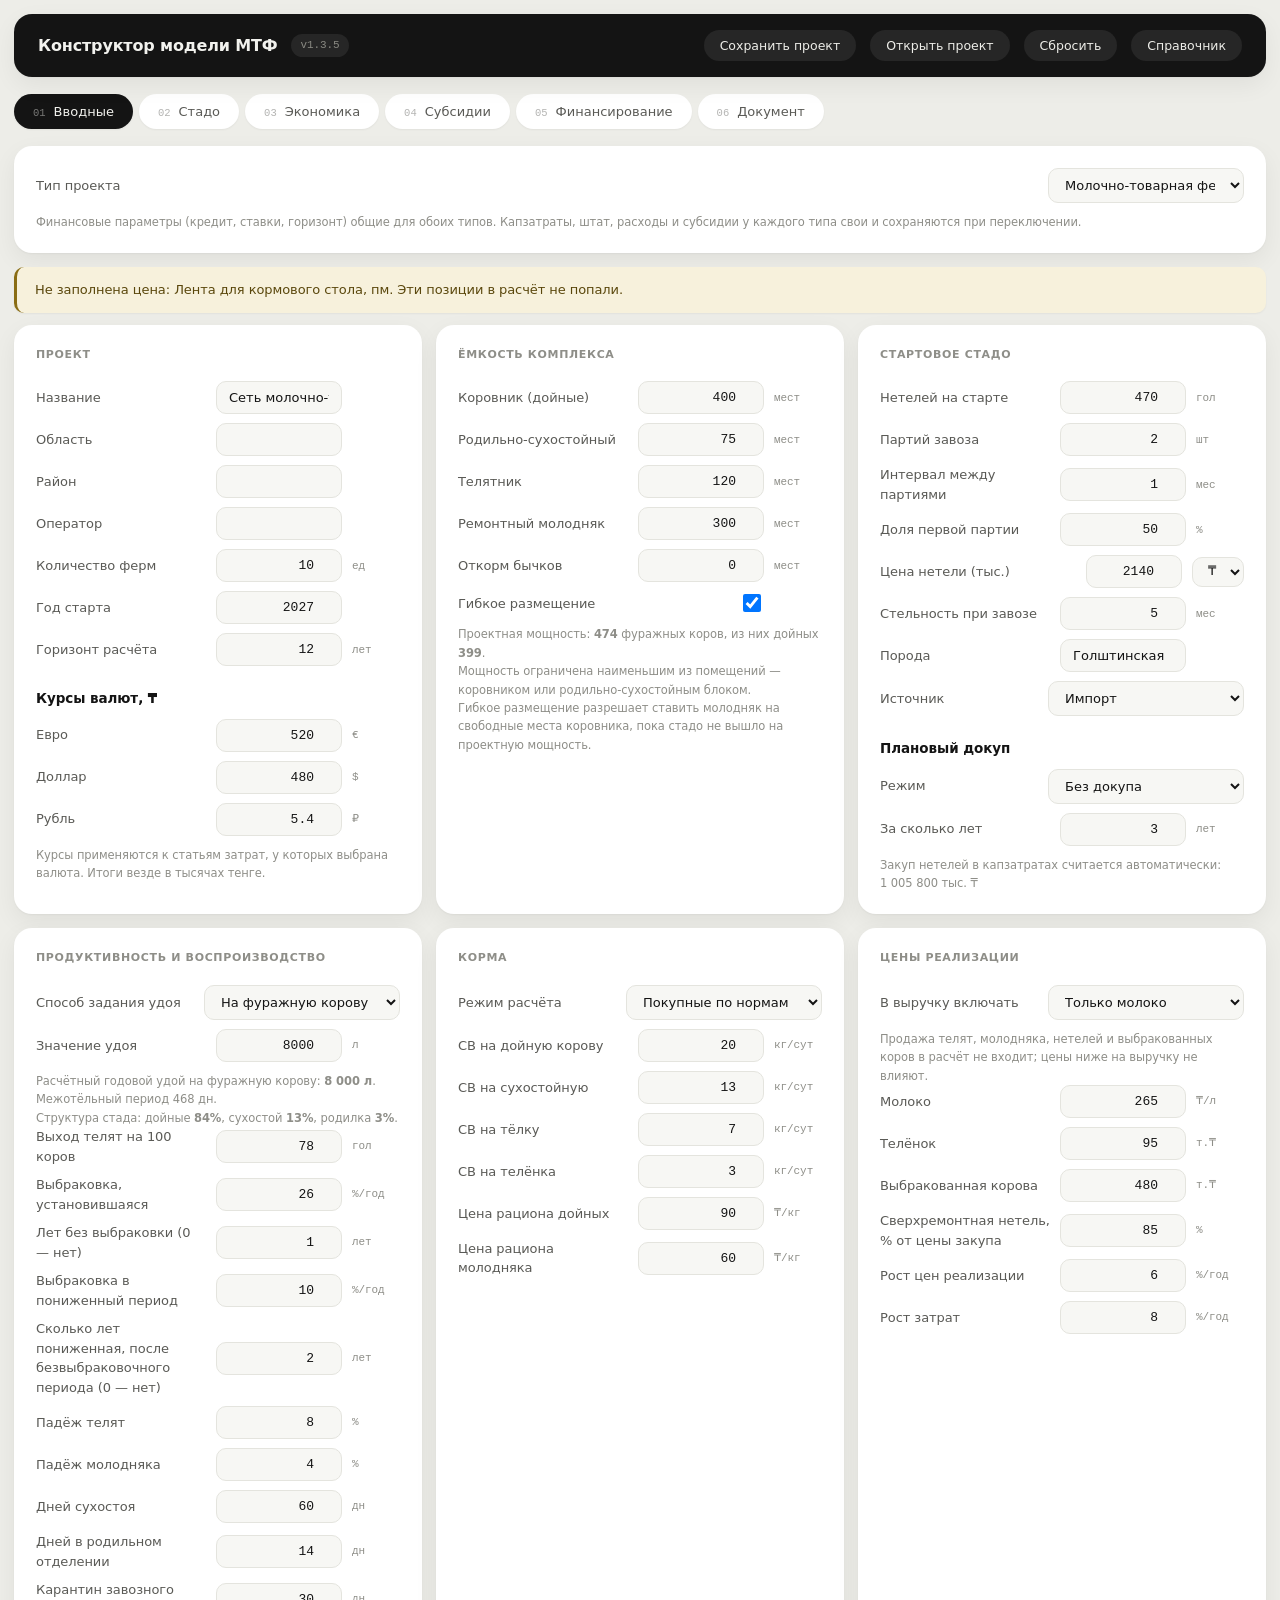
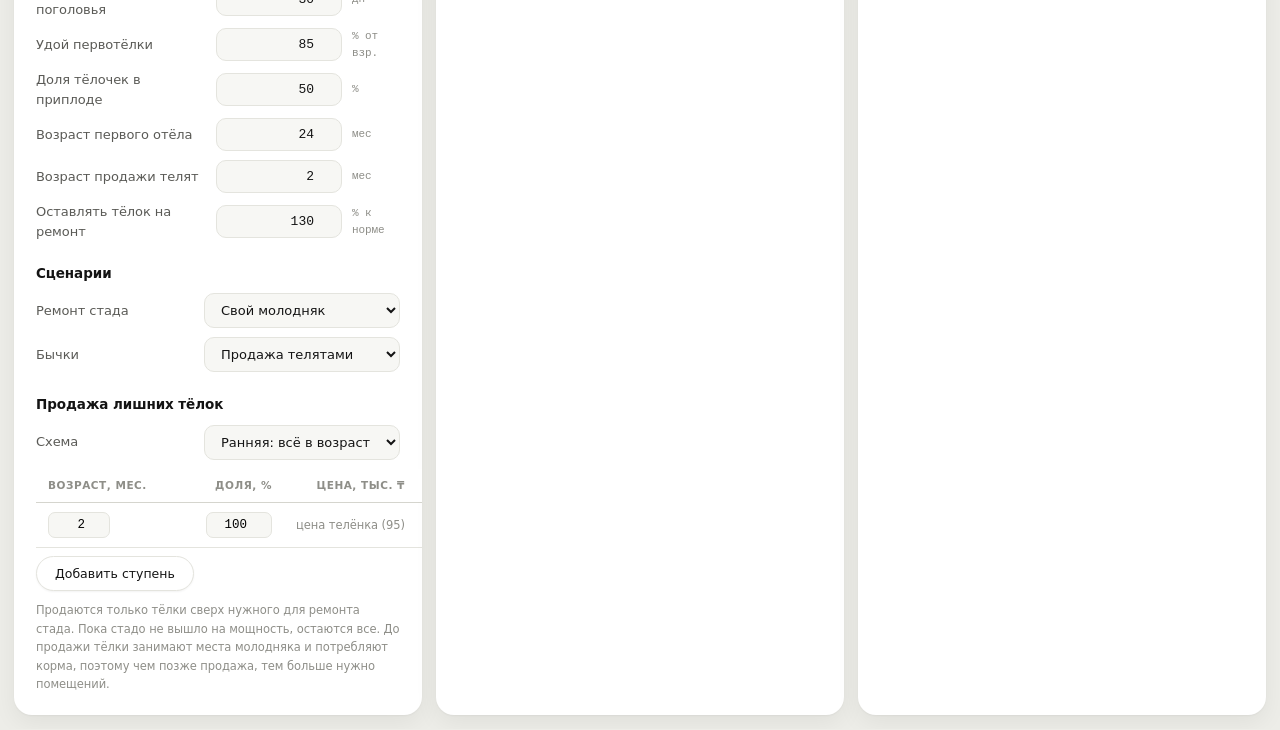
<file: index.html>
<!DOCTYPE html>
<html lang="ru">
<head>
<meta charset="utf-8">
<meta name="viewport" content="width=device-width,initial-scale=1">
<title>Конструктор модели МТФ</title>
<link rel="stylesheet" href="css/style.css">
</head>
<body>

<header>
  <h1>Конструктор модели МТФ</h1>
  <span class="ver" id="ver"></span>
  <span class="spacer"></span>
  <button id="btnSave">Сохранить проект</button>
  <button id="btnLoad">Открыть проект</button>
  <button id="btnReset">Сбросить</button>
  <button onclick="location.href='guide.html'">Справочник</button>
</header>

<nav id="nav"></nav>

<main id="main"></main>

<script src="js/config.js"></script>
<script src="js/subsidies.js"></script>
<script src="js/calc-herd.js"></script>
<script src="js/calc-econ.js"></script>
<script src="js/calc-fin.js"></script>
<script src="js/feedlot-config.js"></script>
<script src="js/calc-feedlot.js"></script>
<script src="js/feedlot-switch.js"></script>
<script src="js/doc.js"></script>
<script src="js/export.js"></script>
<script src="js/ui.js"></script>
<!-- после ui.js: модули оборачивают renderEcon, bind, initState и load -->
<script src="js/machinery.js"></script>
<script src="js/prep.js"></script>
<script src="js/utilities.js"></script>
<script src="js/structure.js"></script>
<script src="js/renewal.js"></script>
<script src="js/riskmatrix.js"></script>
<script src="js/operator.js"></script>
<script src="js/variants.js"></script>
<script src="js/doc-layout.js"></script>
<!-- последним: режим «Откорм» оборачивает вводные, вкладки и события -->
<script src="js/feedlot-ui.js"></script>
<script src="js/feedlot-doc.js"></script>

</body>
</html>
</file>
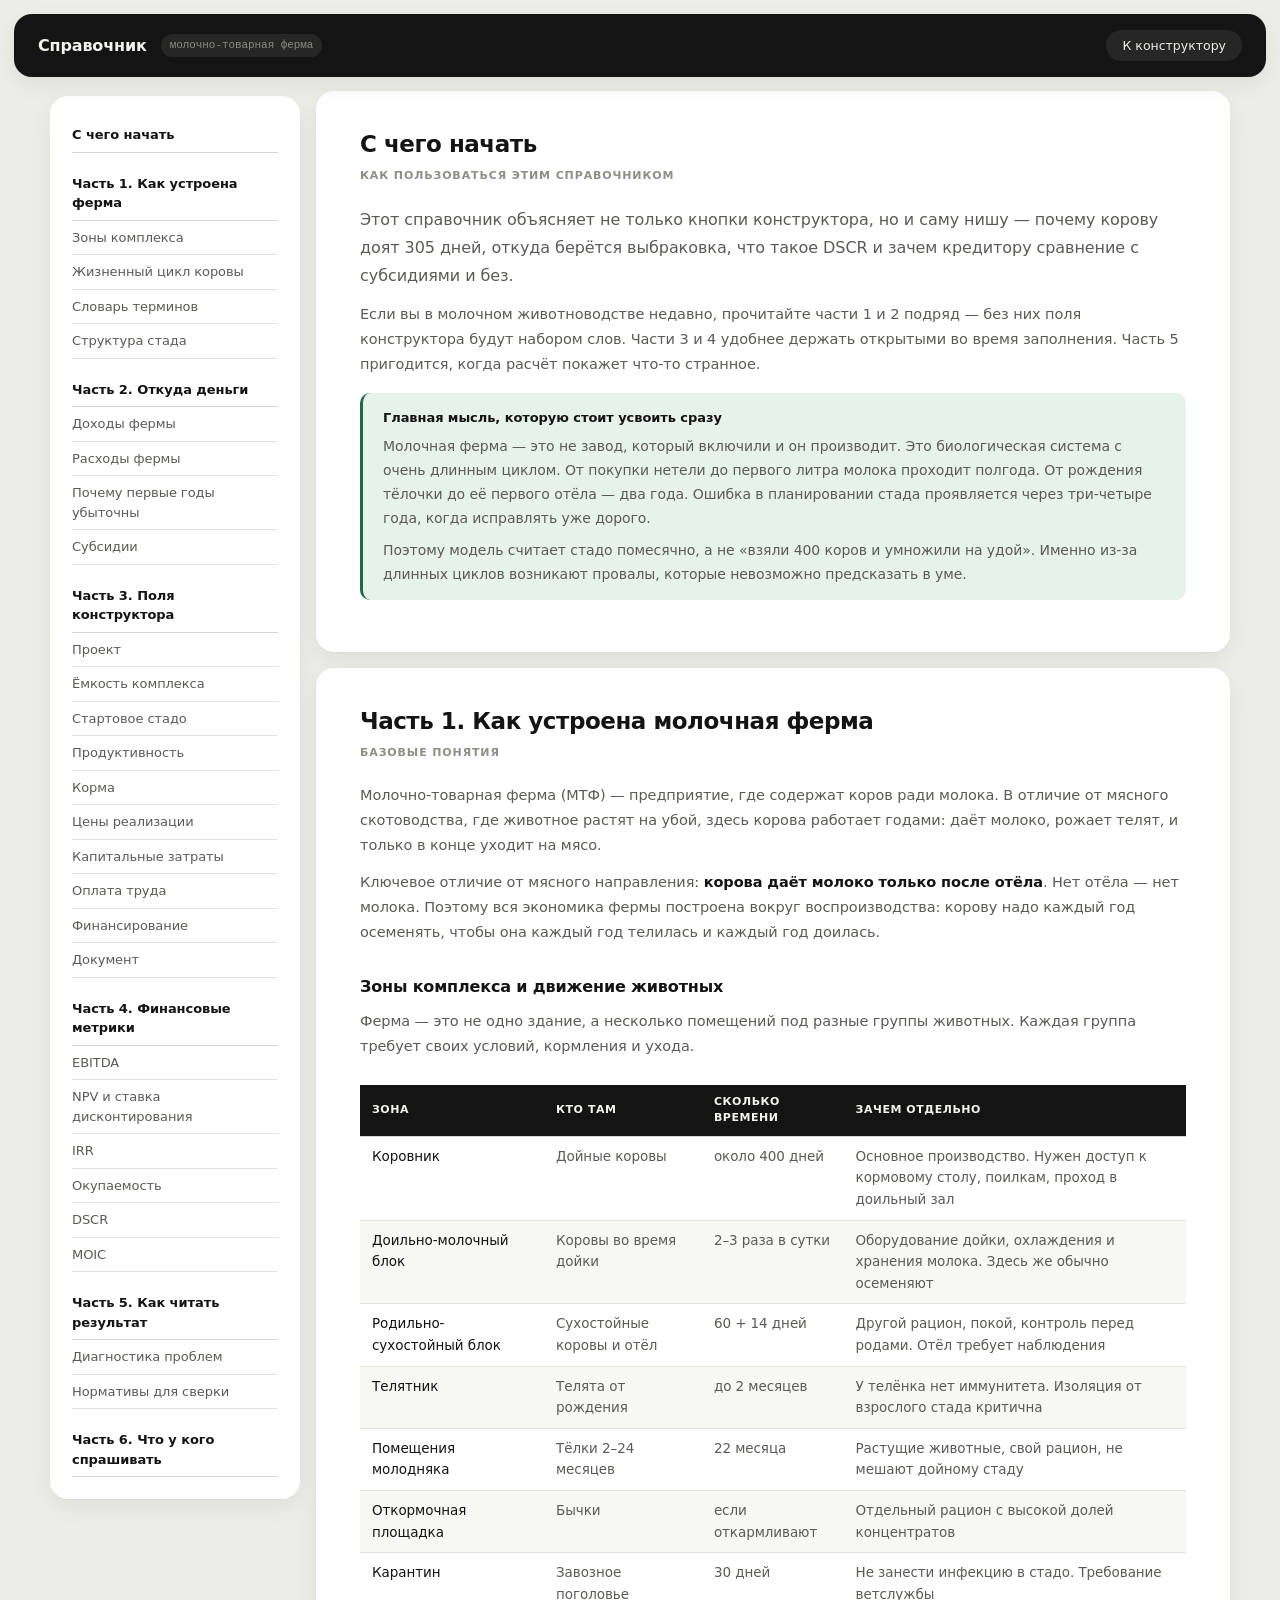
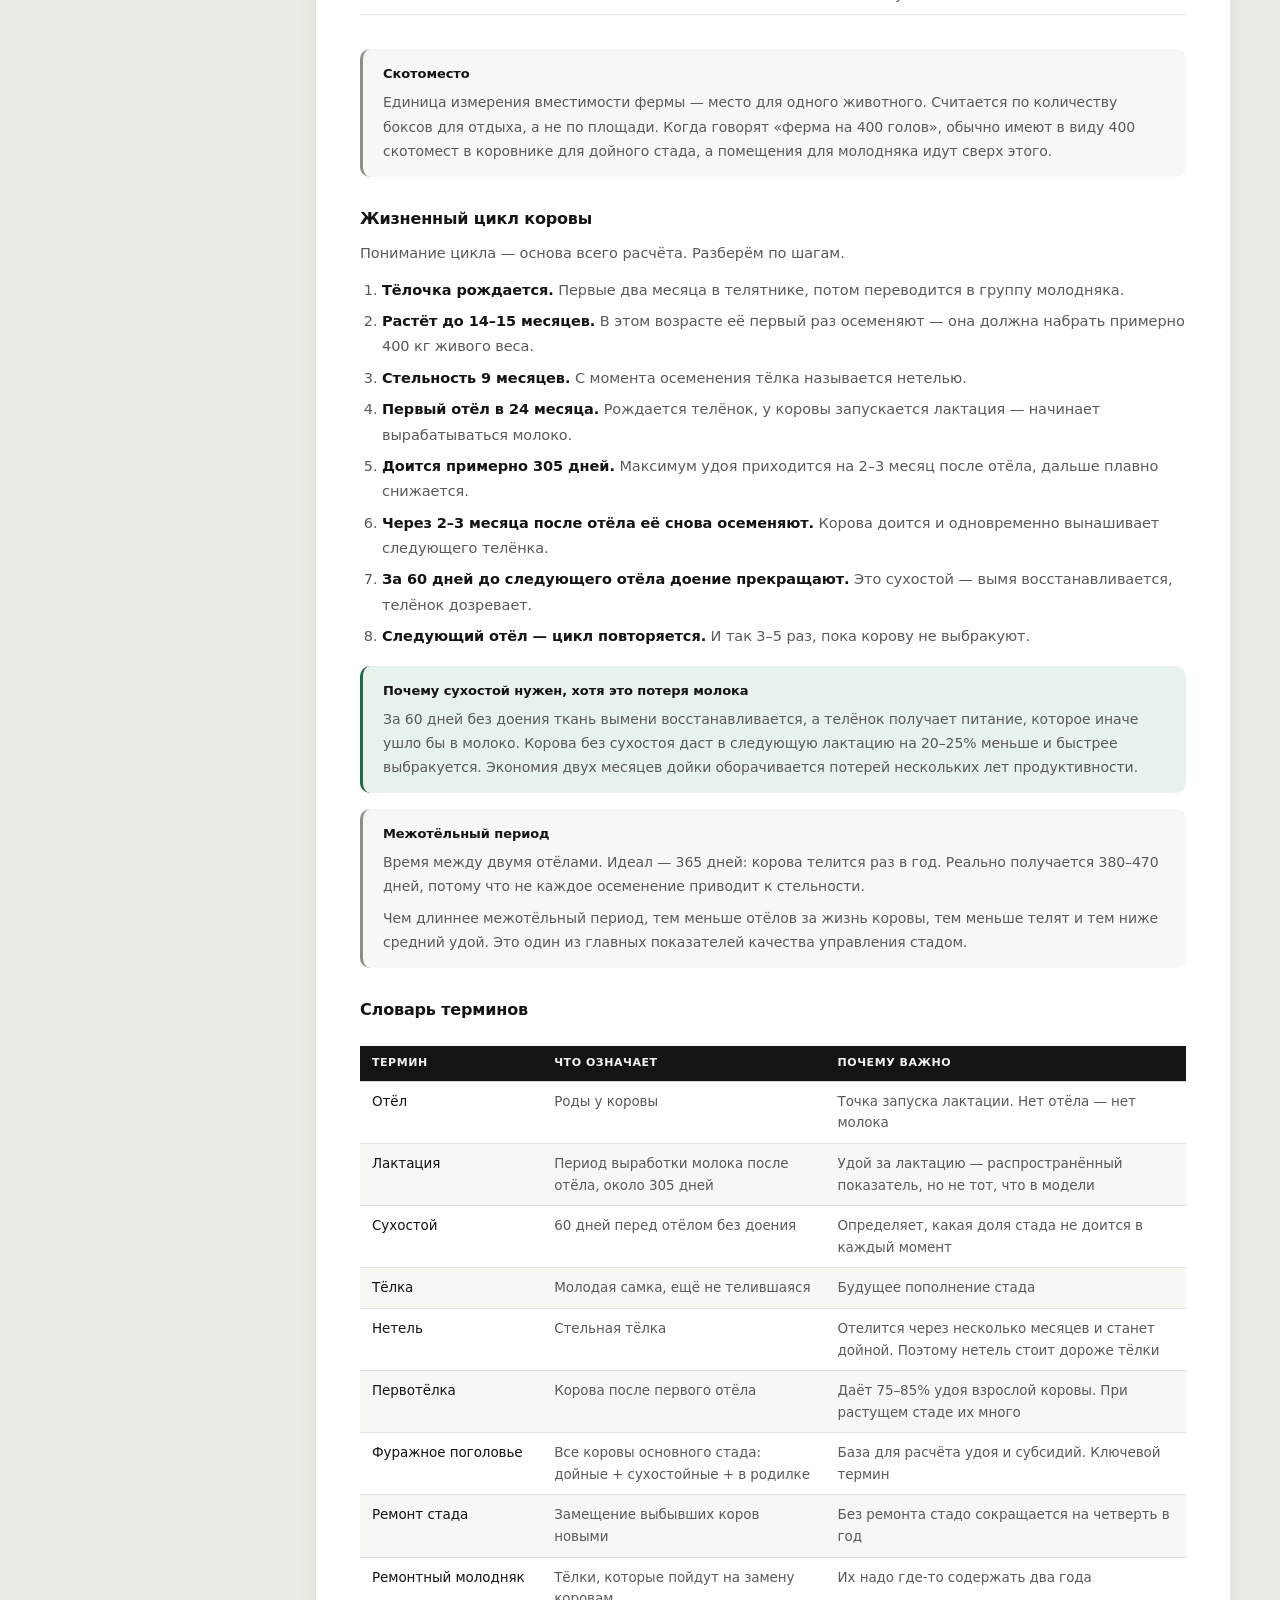
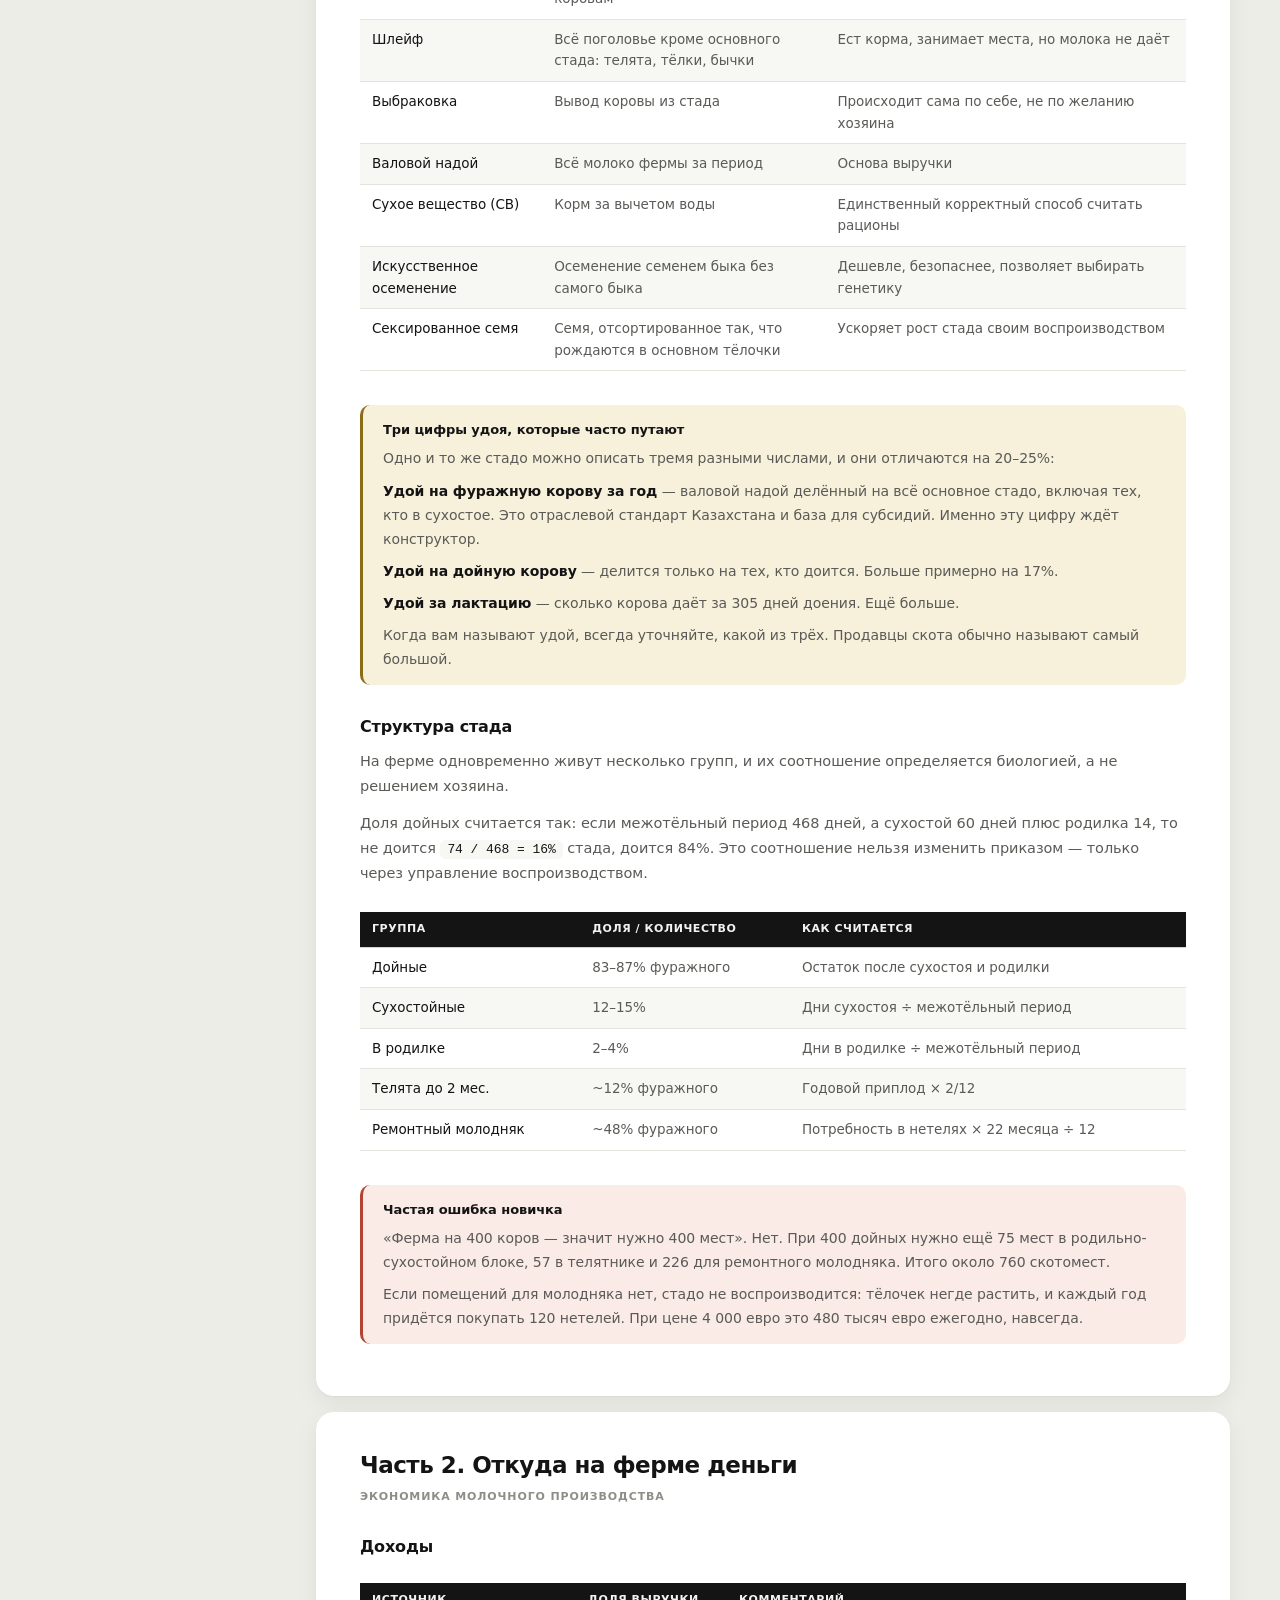
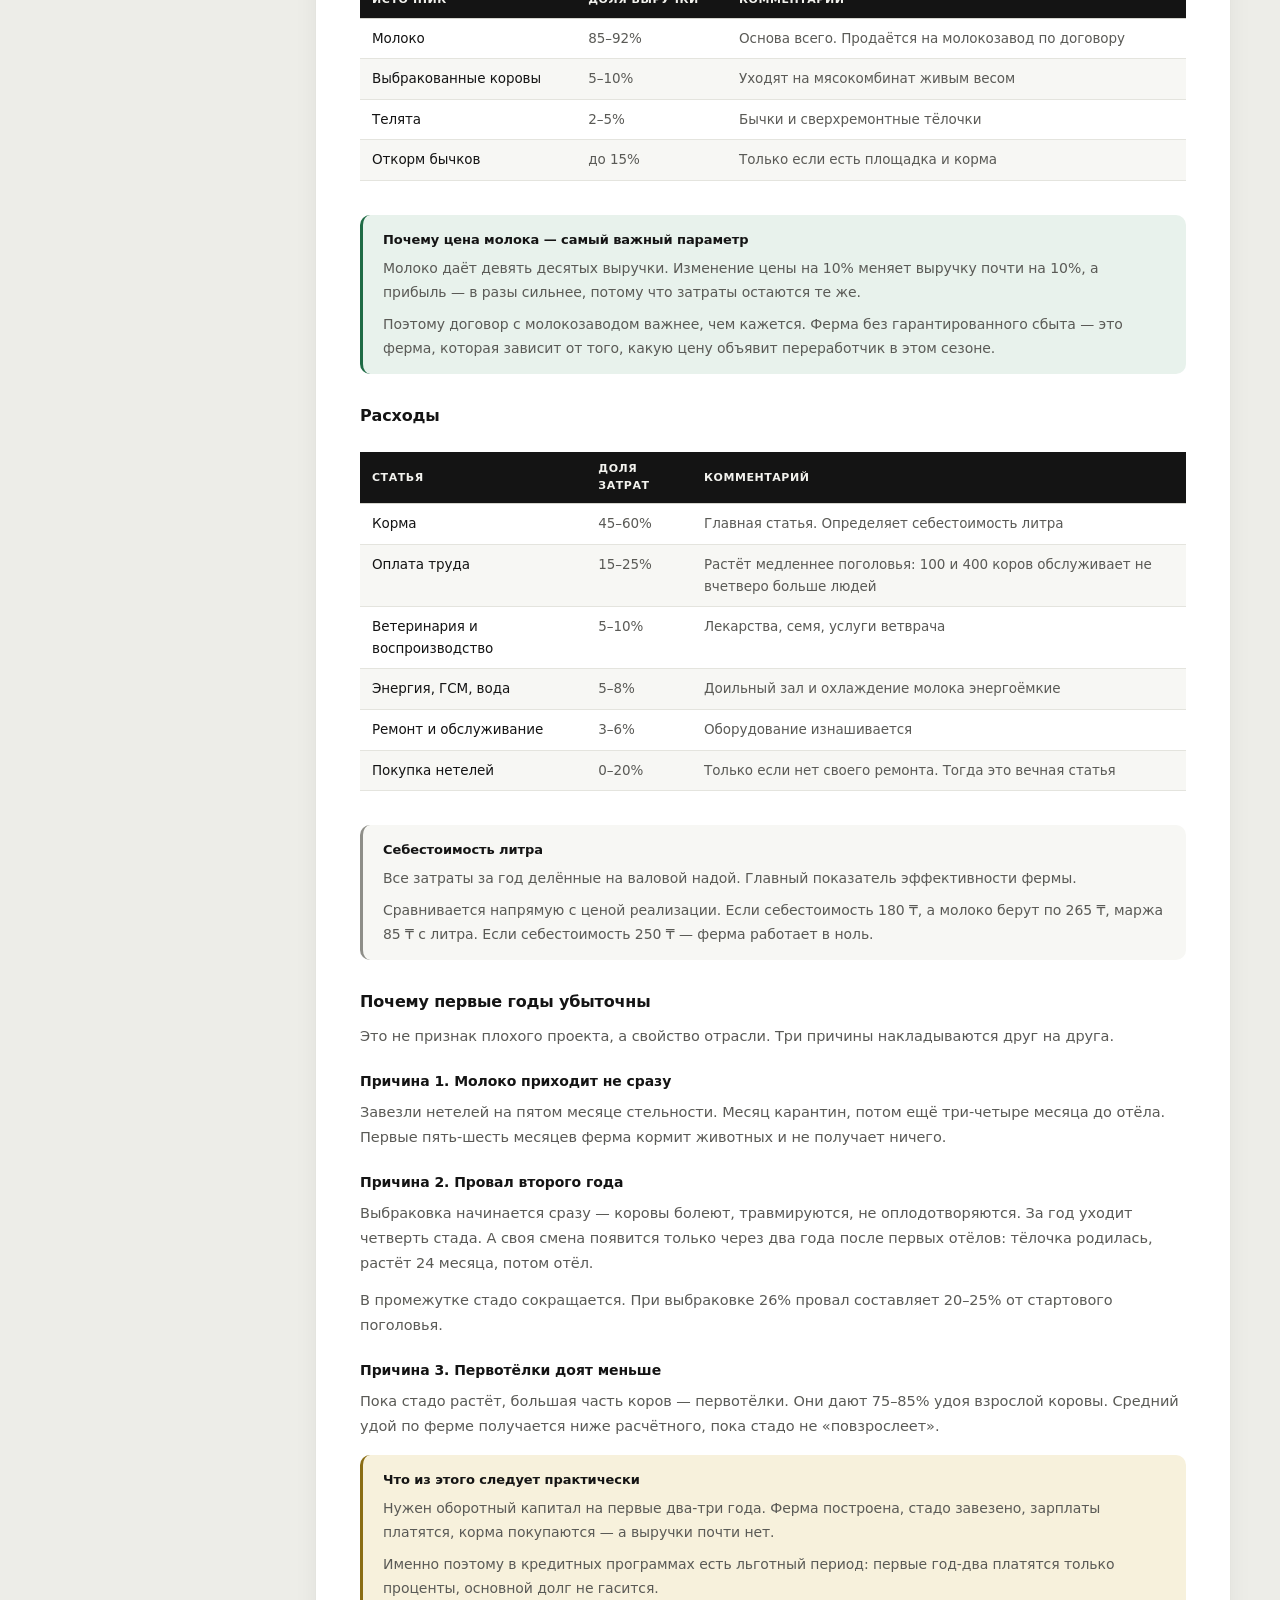
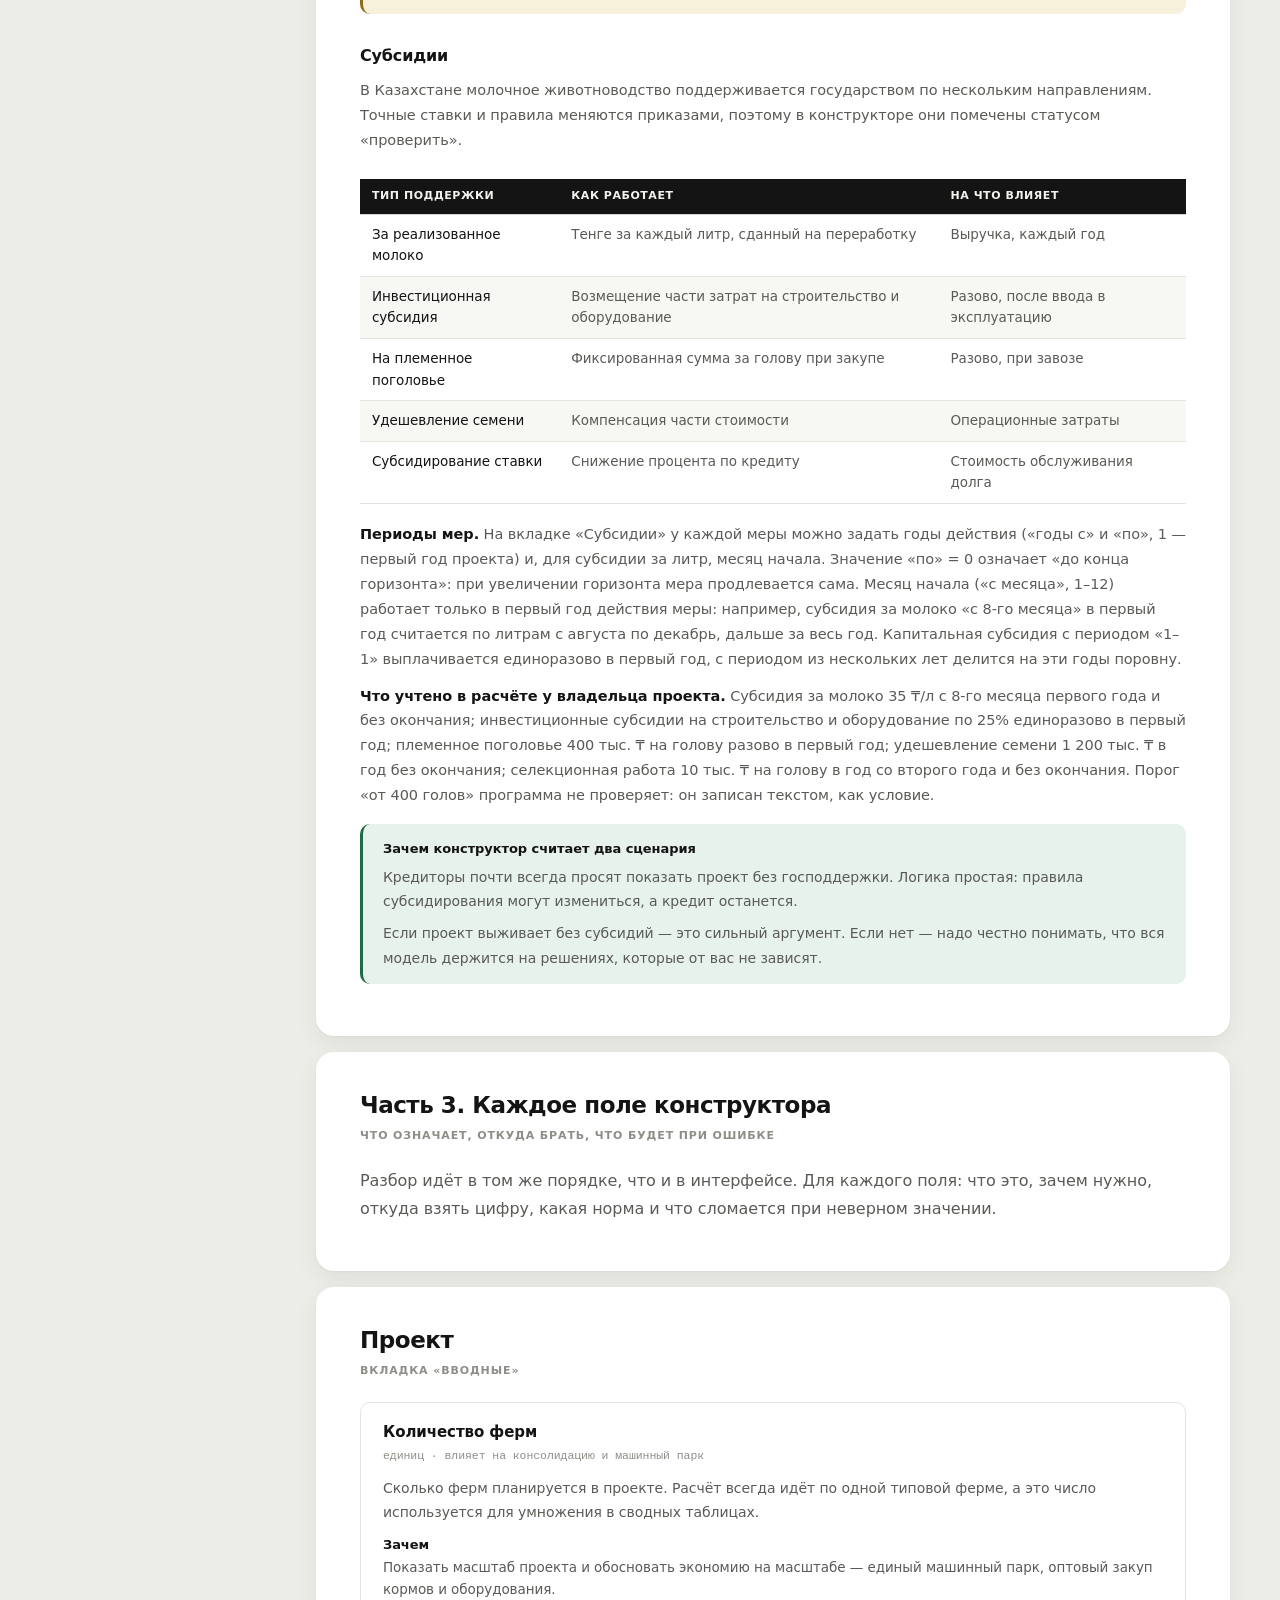
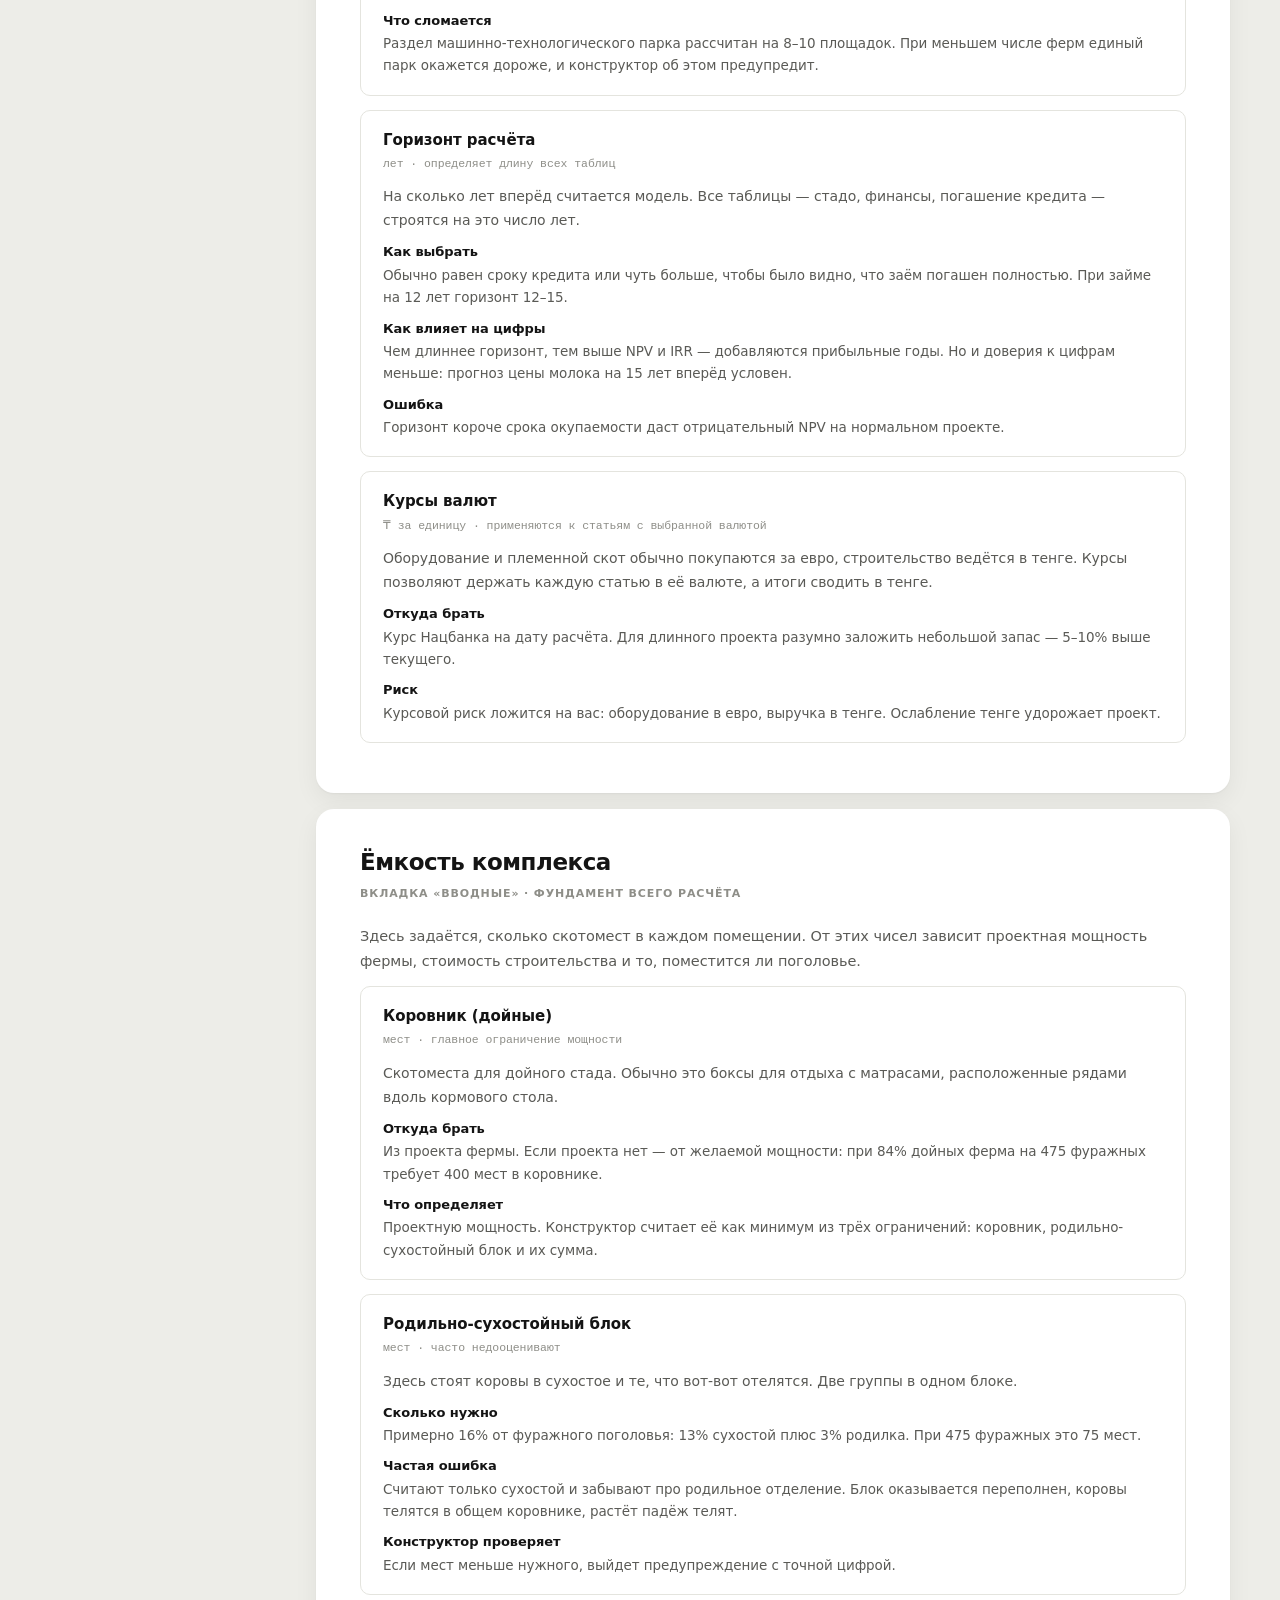
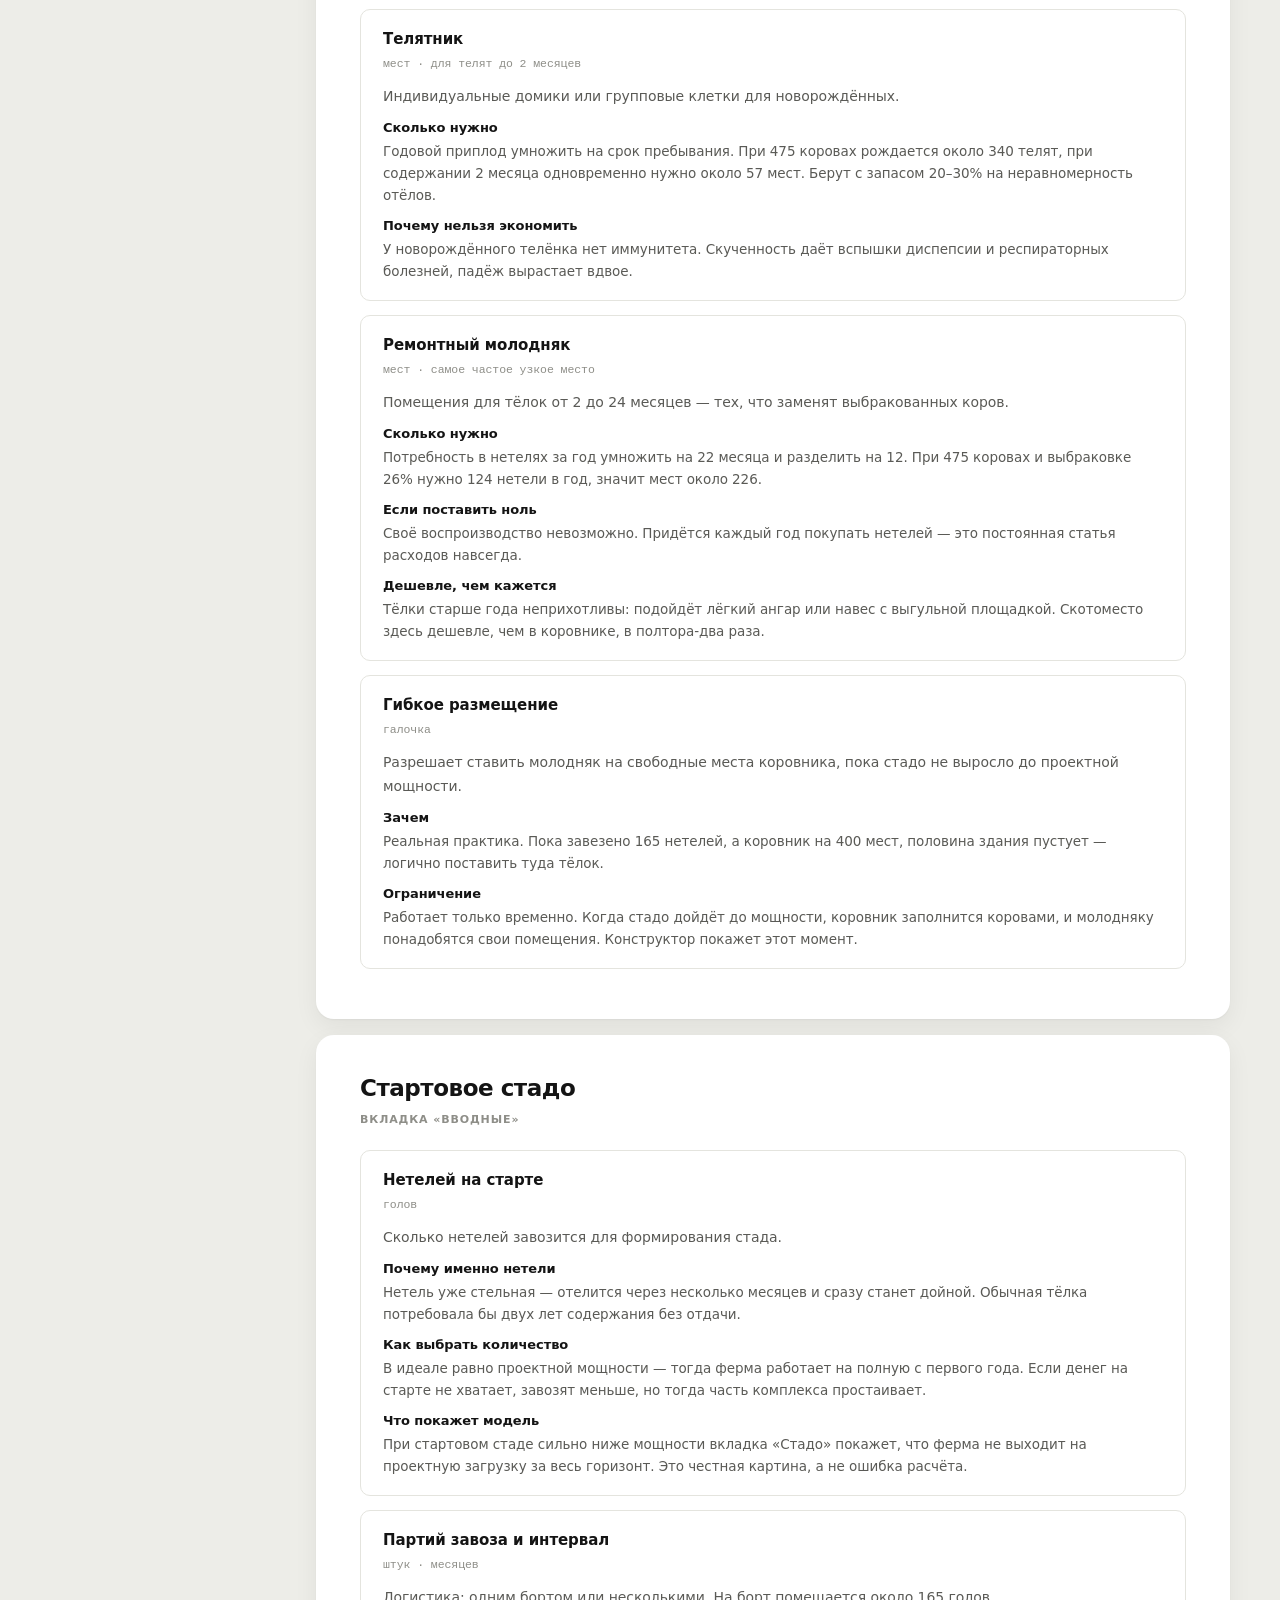
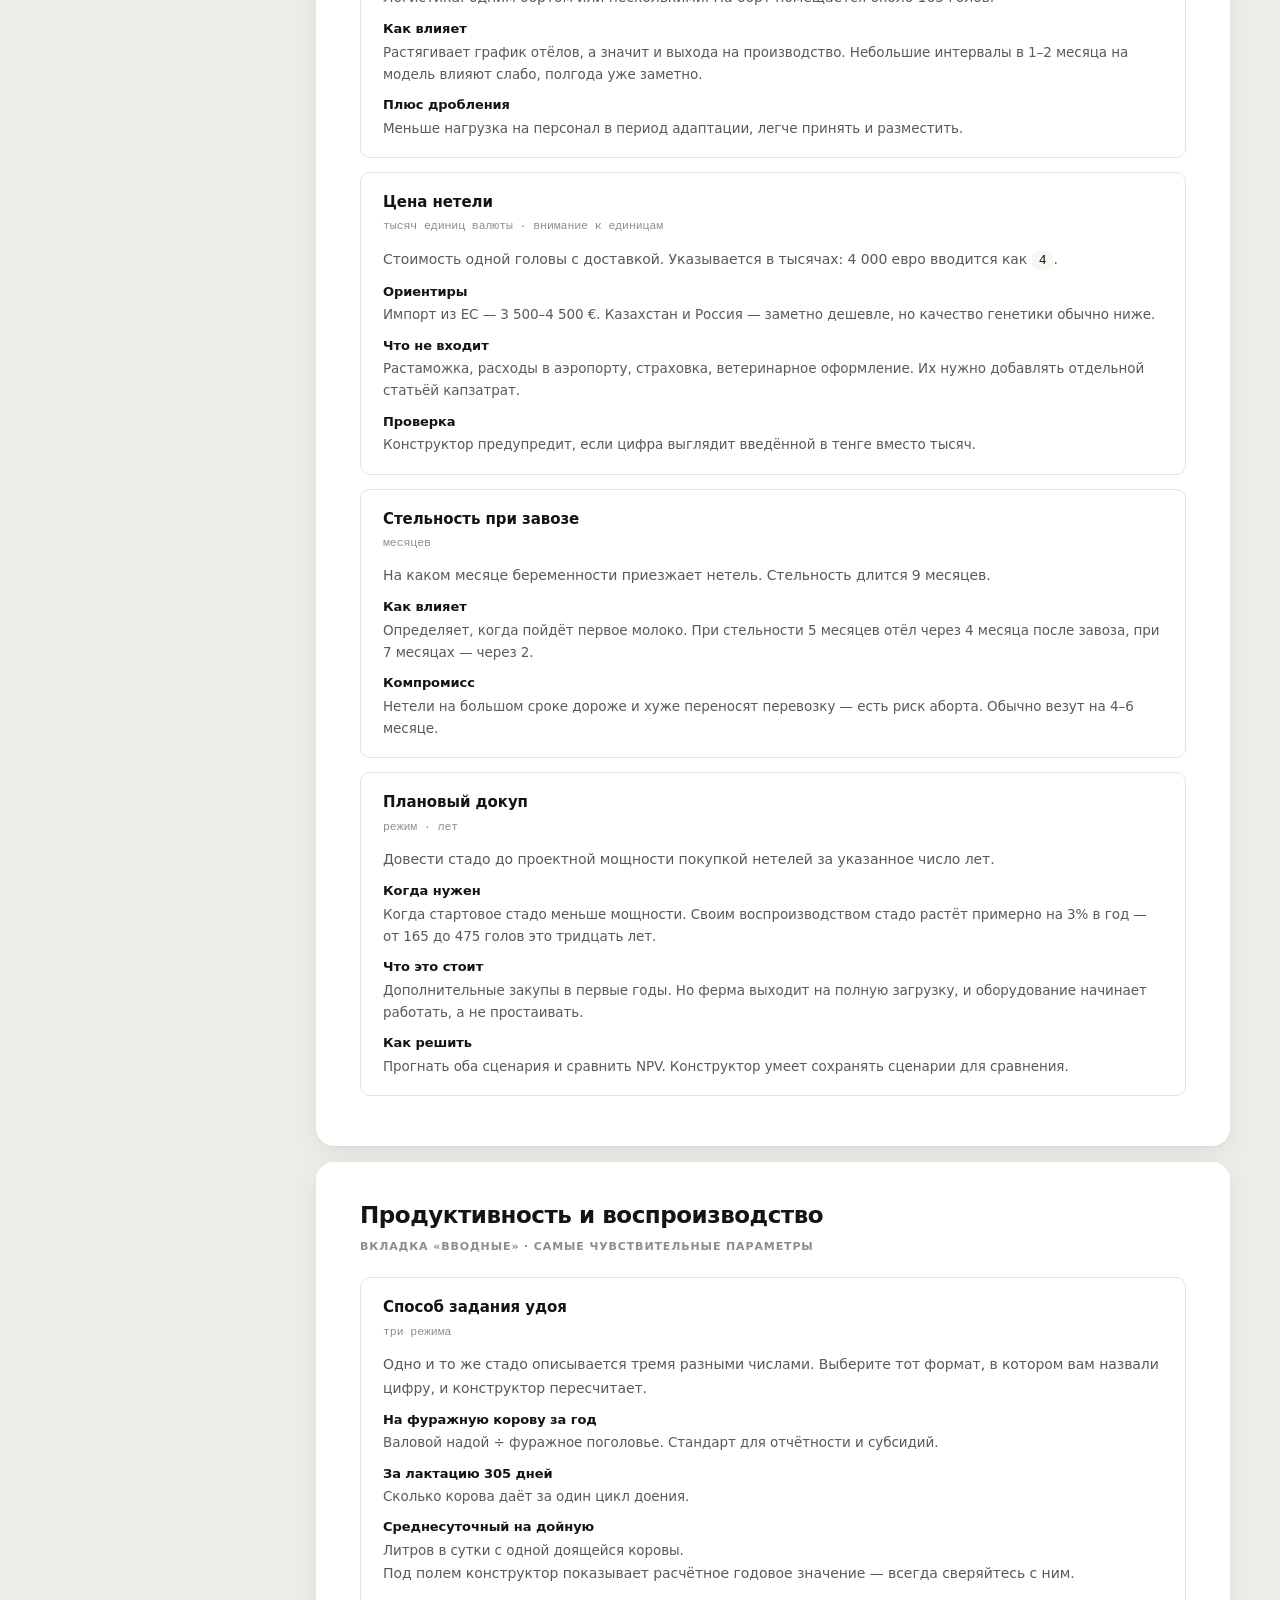
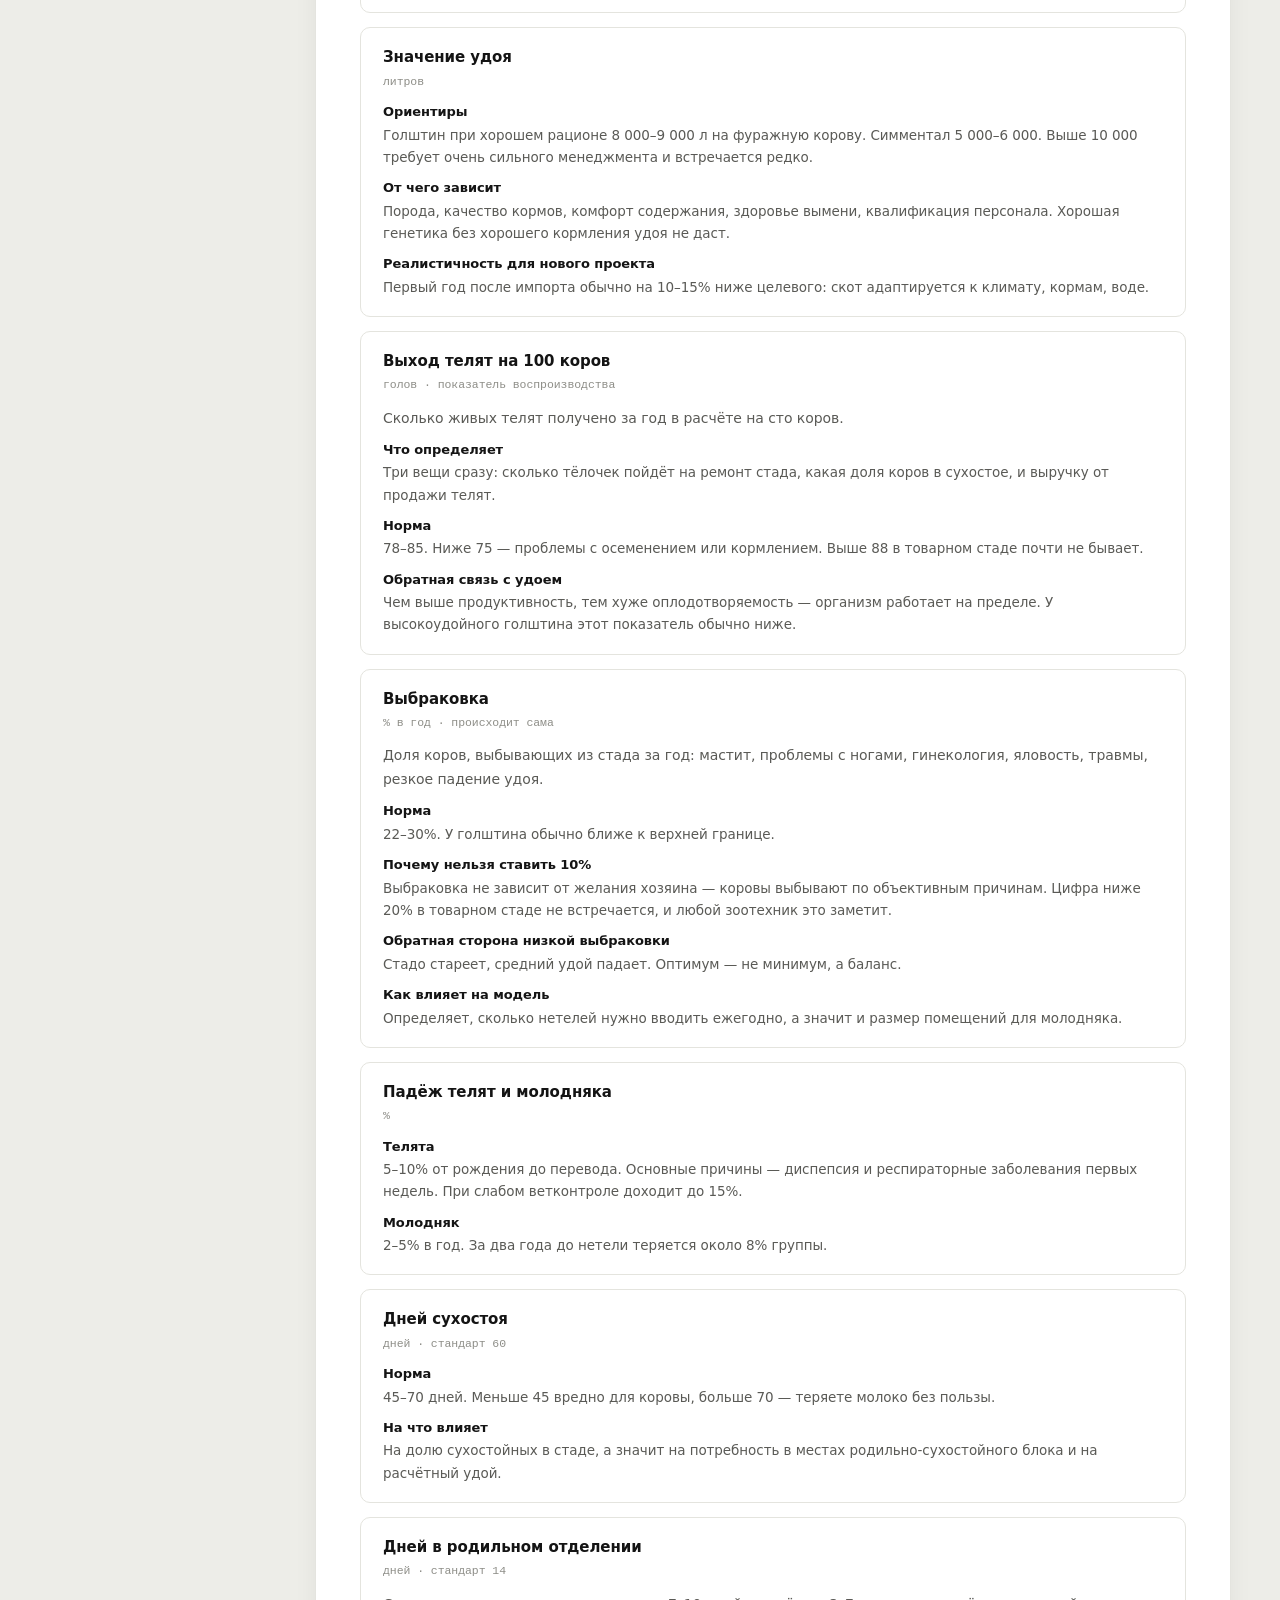
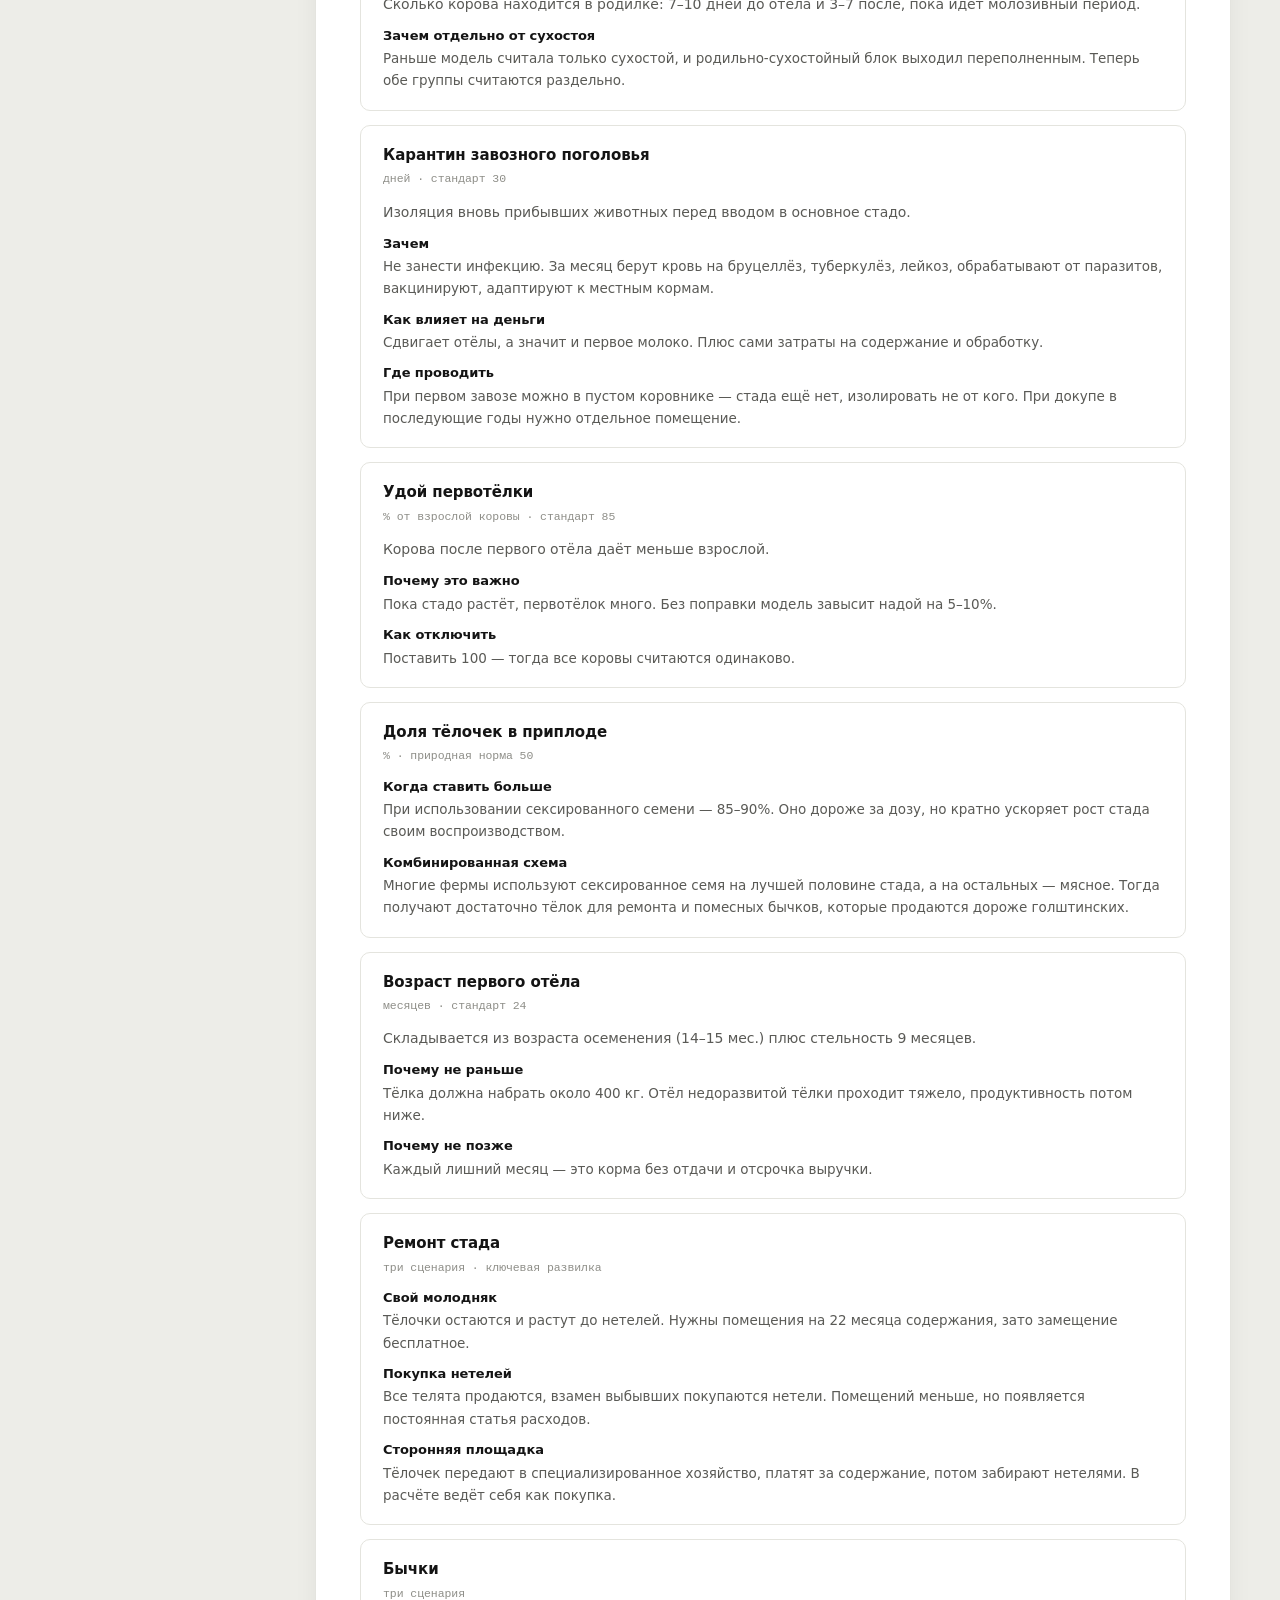
<file: guide.html>
<!DOCTYPE html>
<html lang="ru">
<head>
<meta charset="utf-8">
<meta name="viewport" content="width=device-width,initial-scale=1">
<title>Справочник — Конструктор модели МТФ</title>
<link rel="stylesheet" href="css/style.css">
<style>
  /* minmax(0,1fr), а не 1fr: иначе колонка не может стать уже своего
     min-content, и широкая таблица распирает страницу за вьюпорт */
  .wrap{max-width:1180px;margin:0 auto;display:grid;grid-template-columns:250px minmax(0,1fr);gap:16px;align-items:start}
  /* Меню — это <nav>, а style.css задаёт nav{display:flex;overflow-x:auto}
     под ленту вкладок конструктора. Здесь ссылки должны идти столбцом,
     поэтому перебиваем; сам style.css трогать нельзя. */
  .side{display:block;overflow-x:visible;position:sticky;top:96px;max-height:calc(100vh-120px);overflow-y:auto}
  .side a{display:block;padding:7px 0;font-size:13px;color:var(--ink-2);text-decoration:none;border-bottom:1px solid var(--line)}
  .side a:hover{color:var(--ink)}
  .side a.h{font-weight:600;color:var(--ink);margin-top:14px;border-bottom:1px solid var(--line-2)}
  .side a:first-child{margin-top:0}
  .side::-webkit-scrollbar{width:4px}
  .side::-webkit-scrollbar-thumb{background:var(--line-2);border-radius:2px}

  article{background:var(--surface);border-radius:var(--r);padding:36px 44px;box-shadow:var(--shadow);margin-bottom:16px}
  article h2{font-size:23px;margin:0 0 6px;letter-spacing:-.02em;font-weight:600}
  article .kicker{font-size:11px;letter-spacing:.08em;text-transform:uppercase;color:var(--ink-3);font-weight:600;margin-bottom:22px}
  article h3{font-size:16px;font-weight:600;margin:30px 0 10px;letter-spacing:-.01em}
  article h4{font-size:14px;font-weight:600;margin:22px 0 8px}
  article p{margin:0 0 12px;color:var(--ink-2);line-height:1.72;font-size:14.5px}
  article ul,article ol{margin:0 0 14px;padding-left:22px;color:var(--ink-2);line-height:1.75;font-size:14.5px}
  article li{margin-bottom:6px}
  article b,article strong{color:var(--ink);font-weight:600}
  article code{font-family:var(--mono);font-size:13px;background:var(--surface-2);padding:2px 7px;border-radius:6px;color:var(--ink)}
  article table{border-collapse:collapse;width:100%;margin:14px 0 18px;font-size:13.5px}
  article th{background:var(--dark);color:#F2F2EE;padding:9px 12px;text-align:left;font-size:11px;
    text-transform:uppercase;letter-spacing:.05em;font-weight:600}
  /* text-align:left против th,td{text-align:right} из style.css: там таблицы
     числовые, здесь в ячейках проза. Числовые .n ниже остаются правыми. */
  article td{padding:9px 12px;border-bottom:1px solid var(--line);color:var(--ink-2);vertical-align:top;line-height:1.6;text-align:left}
  article td:first-child{color:var(--ink);font-weight:500}
  article tbody tr:nth-child(even){background:var(--surface-2)}
  /* style.css задаёт th,td{white-space:nowrap} под числовые таблицы
     конструктора. Здесь в ячейках проза — она должна переноситься.
     Числовые ячейки .n ниже перебивают это обратно: они уже с классом,
     поэтому выигрывают по специфичности независимо от порядка. */
  article th,article td{white-space:normal}
  article td.n{font-family:var(--mono);text-align:right;white-space:nowrap}

  .box{border-left:3px solid;padding:14px 20px;border-radius:var(--r-sm);margin:16px 0;font-size:14px;line-height:1.7}
  .box p{margin:0 0 8px;font-size:14px}
  .box p:last-child{margin:0}
  .box .t{font-weight:600;color:var(--ink);display:block;margin-bottom:5px;font-size:13px}
  .why{background:var(--accent-l);border-color:var(--accent)}
  .warn{background:var(--brass-l);border-color:var(--brass)}
  .err{background:var(--clay-l);border-color:var(--clay)}
  .term{background:var(--surface-2);border-color:var(--ink-3)}

  .field{border:1px solid var(--line);border-radius:var(--r-sm);padding:18px 22px;margin-bottom:14px;background:var(--surface)}
  .field .fname{font-weight:600;font-size:15px;margin-bottom:4px}
  .field .fmeta{font-family:var(--mono);font-size:11.5px;color:var(--ink-3);margin-bottom:12px}
  .field p{font-size:14px;margin-bottom:9px}
  .field dl{margin:10px 0 0;font-size:13.5px}
  .field dt{font-weight:600;color:var(--ink);margin-top:10px;font-size:13px}
  .field dd{margin:2px 0 0;color:var(--ink-2);line-height:1.65}

  /* Таблицы наследуют th,td{white-space:nowrap} из style.css и потому шире
     колонки — прокручиваем их внутри обёртки, а не всю страницу.
     Отступы обнуляем: .tw в style.css свёрстан под padding карточки 22px. */
  article .tw{overflow-x:auto;margin:0;padding:0}

  .lead{font-size:16px;line-height:1.75;color:var(--ink-2)}
  .back{display:inline-block;padding:9px 18px;background:var(--dark);color:#F2F2EE;
    border-radius:99px;text-decoration:none;font-size:12.5px;margin-bottom:14px}
  @media(max-width:900px){
    .wrap{grid-template-columns:minmax(0,1fr)}
    .side{position:static;max-height:none}
    article{padding:22px 20px}
  }
</style>
</head>
<body>

<header>
  <h1>Справочник</h1>
  <span class="ver">молочно-товарная ферма</span>
  <span class="spacer"></span>
  <button onclick="location.href='index.html'">К конструктору</button>
</header>

<main>
<div class="wrap">

<nav class="side card">
  <a class="h" href="#intro">С чего начать</a>
  <a class="h" href="#ferma">Часть 1. Как устроена ферма</a>
  <a href="#zony">Зоны комплекса</a>
  <a href="#cikl">Жизненный цикл коровы</a>
  <a href="#slovar">Словарь терминов</a>
  <a href="#stado">Структура стада</a>
  <a class="h" href="#econ">Часть 2. Откуда деньги</a>
  <a href="#dohod">Доходы фермы</a>
  <a href="#rashod">Расходы фермы</a>
  <a href="#pochemu">Почему первые годы убыточны</a>
  <a href="#subs">Субсидии</a>
  <a class="h" href="#polya">Часть 3. Поля конструктора</a>
  <a href="#p-proekt">Проект</a>
  <a href="#p-emkost">Ёмкость комплекса</a>
  <a href="#p-stado">Стартовое стадо</a>
  <a href="#p-prod">Продуктивность</a>
  <a href="#p-korma">Корма</a>
  <a href="#p-ceny">Цены реализации</a>
  <a href="#p-capex">Капитальные затраты</a>
  <a href="#p-fot">Оплата труда</a>
  <a href="#p-fin">Финансирование</a>
  <a href="#p-doc">Документ</a>
  <a class="h" href="#metrics">Часть 4. Финансовые метрики</a>
  <a href="#m-ebitda">EBITDA</a>
  <a href="#m-npv">NPV и ставка дисконтирования</a>
  <a href="#m-irr">IRR</a>
  <a href="#m-payback">Окупаемость</a>
  <a href="#m-dscr">DSCR</a>
  <a href="#m-moic">MOIC</a>
  <a class="h" href="#read">Часть 5. Как читать результат</a>
  <a href="#diag">Диагностика проблем</a>
  <a href="#norms">Нормативы для сверки</a>
  <a class="h" href="#ask">Часть 6. Что у кого спрашивать</a>
</nav>

<div>

<article id="intro">
  <h2>С чего начать</h2>
  <div class="kicker">Как пользоваться этим справочником</div>
  <p class="lead">Этот справочник объясняет не только кнопки конструктора, но и саму нишу — почему корову доят 305 дней, откуда берётся выбраковка, что такое DSCR и зачем кредитору сравнение с субсидиями и без.</p>
  <p>Если вы в молочном животноводстве недавно, прочитайте части 1 и 2 подряд — без них поля конструктора будут набором слов. Части 3 и 4 удобнее держать открытыми во время заполнения. Часть 5 пригодится, когда расчёт покажет что-то странное.</p>

  <div class="box why">
    <span class="t">Главная мысль, которую стоит усвоить сразу</span>
    <p>Молочная ферма — это не завод, который включили и он производит. Это биологическая система с очень длинным циклом. От покупки нетели до первого литра молока проходит полгода. От рождения тёлочки до её первого отёла — два года. Ошибка в планировании стада проявляется через три-четыре года, когда исправлять уже дорого.</p>
    <p>Поэтому модель считает стадо помесячно, а не «взяли 400 коров и умножили на удой». Именно из-за длинных циклов возникают провалы, которые невозможно предсказать в уме.</p>
  </div>
</article>

<article id="ferma">
  <h2>Часть 1. Как устроена молочная ферма</h2>
  <div class="kicker">Базовые понятия</div>

  <p>Молочно-товарная ферма (МТФ) — предприятие, где содержат коров ради молока. В отличие от мясного скотоводства, где животное растят на убой, здесь корова работает годами: даёт молоко, рожает телят, и только в конце уходит на мясо.</p>

  <p>Ключевое отличие от мясного направления: <b>корова даёт молоко только после отёла</b>. Нет отёла — нет молока. Поэтому вся экономика фермы построена вокруг воспроизводства: корову надо каждый год осеменять, чтобы она каждый год телилась и каждый год доилась.</p>

  <h3 id="zony">Зоны комплекса и движение животных</h3>

  <p>Ферма — это не одно здание, а несколько помещений под разные группы животных. Каждая группа требует своих условий, кормления и ухода.</p>

  <div class="tw">

  <table>
    <thead><tr><th>Зона</th><th>Кто там</th><th>Сколько времени</th><th>Зачем отдельно</th></tr></thead>
    <tbody>
      <tr><td>Коровник</td><td>Дойные коровы</td><td>около 400 дней</td><td>Основное производство. Нужен доступ к кормовому столу, поилкам, проход в доильный зал</td></tr>
      <tr><td>Доильно-молочный блок</td><td>Коровы во время дойки</td><td>2–3 раза в сутки</td><td>Оборудование дойки, охлаждения и хранения молока. Здесь же обычно осеменяют</td></tr>
      <tr><td>Родильно-сухостойный блок</td><td>Сухостойные коровы и отёл</td><td>60 + 14 дней</td><td>Другой рацион, покой, контроль перед родами. Отёл требует наблюдения</td></tr>
      <tr><td>Телятник</td><td>Телята от рождения</td><td>до 2 месяцев</td><td>У телёнка нет иммунитета. Изоляция от взрослого стада критична</td></tr>
      <tr><td>Помещения молодняка</td><td>Тёлки 2–24 месяцев</td><td>22 месяца</td><td>Растущие животные, свой рацион, не мешают дойному стаду</td></tr>
      <tr><td>Откормочная площадка</td><td>Бычки</td><td>если откармливают</td><td>Отдельный рацион с высокой долей концентратов</td></tr>
      <tr><td>Карантин</td><td>Завозное поголовье</td><td>30 дней</td><td>Не занести инфекцию в стадо. Требование ветслужбы</td></tr>
    </tbody>
  </table>
  </div>

  <div class="box term">
    <span class="t">Скотоместо</span>
    <p>Единица измерения вместимости фермы — место для одного животного. Считается по количеству боксов для отдыха, а не по площади. Когда говорят «ферма на 400 голов», обычно имеют в виду 400 скотомест в коровнике для дойного стада, а помещения для молодняка идут сверх этого.</p>
  </div>

  <h3 id="cikl">Жизненный цикл коровы</h3>

  <p>Понимание цикла — основа всего расчёта. Разберём по шагам.</p>

  <ol>
    <li><b>Тёлочка рождается.</b> Первые два месяца в телятнике, потом переводится в группу молодняка.</li>
    <li><b>Растёт до 14–15 месяцев.</b> В этом возрасте её первый раз осеменяют — она должна набрать примерно 400 кг живого веса.</li>
    <li><b>Стельность 9 месяцев.</b> С момента осеменения тёлка называется нетелью.</li>
    <li><b>Первый отёл в 24 месяца.</b> Рождается телёнок, у коровы запускается лактация — начинает вырабатываться молоко.</li>
    <li><b>Доится примерно 305 дней.</b> Максимум удоя приходится на 2–3 месяц после отёла, дальше плавно снижается.</li>
    <li><b>Через 2–3 месяца после отёла её снова осеменяют.</b> Корова доится и одновременно вынашивает следующего телёнка.</li>
    <li><b>За 60 дней до следующего отёла доение прекращают.</b> Это сухостой — вымя восстанавливается, телёнок дозревает.</li>
    <li><b>Следующий отёл — цикл повторяется.</b> И так 3–5 раз, пока корову не выбракуют.</li>
  </ol>

  <div class="box why">
    <span class="t">Почему сухостой нужен, хотя это потеря молока</span>
    <p>За 60 дней без доения ткань вымени восстанавливается, а телёнок получает питание, которое иначе ушло бы в молоко. Корова без сухостоя даст в следующую лактацию на 20–25% меньше и быстрее выбракуется. Экономия двух месяцев дойки оборачивается потерей нескольких лет продуктивности.</p>
  </div>

  <div class="box term">
    <span class="t">Межотёльный период</span>
    <p>Время между двумя отёлами. Идеал — 365 дней: корова телится раз в год. Реально получается 380–470 дней, потому что не каждое осеменение приводит к стельности.</p>
    <p>Чем длиннее межотёльный период, тем меньше отёлов за жизнь коровы, тем меньше телят и тем ниже средний удой. Это один из главных показателей качества управления стадом.</p>
  </div>

  <h3 id="slovar">Словарь терминов</h3>

  <div class="tw">

  <table>
    <thead><tr><th>Термин</th><th>Что означает</th><th>Почему важно</th></tr></thead>
    <tbody>
      <tr><td>Отёл</td><td>Роды у коровы</td><td>Точка запуска лактации. Нет отёла — нет молока</td></tr>
      <tr><td>Лактация</td><td>Период выработки молока после отёла, около 305 дней</td><td>Удой за лактацию — распространённый показатель, но не тот, что в модели</td></tr>
      <tr><td>Сухостой</td><td>60 дней перед отёлом без доения</td><td>Определяет, какая доля стада не доится в каждый момент</td></tr>
      <tr><td>Тёлка</td><td>Молодая самка, ещё не телившаяся</td><td>Будущее пополнение стада</td></tr>
      <tr><td>Нетель</td><td>Стельная тёлка</td><td>Отелится через несколько месяцев и станет дойной. Поэтому нетель стоит дороже тёлки</td></tr>
      <tr><td>Первотёлка</td><td>Корова после первого отёла</td><td>Даёт 75–85% удоя взрослой коровы. При растущем стаде их много</td></tr>
      <tr><td>Фуражное поголовье</td><td>Все коровы основного стада: дойные + сухостойные + в родилке</td><td>База для расчёта удоя и субсидий. Ключевой термин</td></tr>
      <tr><td>Ремонт стада</td><td>Замещение выбывших коров новыми</td><td>Без ремонта стадо сокращается на четверть в год</td></tr>
      <tr><td>Ремонтный молодняк</td><td>Тёлки, которые пойдут на замену коровам</td><td>Их надо где-то содержать два года</td></tr>
      <tr><td>Шлейф</td><td>Всё поголовье кроме основного стада: телята, тёлки, бычки</td><td>Ест корма, занимает места, но молока не даёт</td></tr>
      <tr><td>Выбраковка</td><td>Вывод коровы из стада</td><td>Происходит сама по себе, не по желанию хозяина</td></tr>
      <tr><td>Валовой надой</td><td>Всё молоко фермы за период</td><td>Основа выручки</td></tr>
      <tr><td>Сухое вещество (СВ)</td><td>Корм за вычетом воды</td><td>Единственный корректный способ считать рационы</td></tr>
      <tr><td>Искусственное осеменение</td><td>Осеменение семенем быка без самого быка</td><td>Дешевле, безопаснее, позволяет выбирать генетику</td></tr>
      <tr><td>Сексированное семя</td><td>Семя, отсортированное так, что рождаются в основном тёлочки</td><td>Ускоряет рост стада своим воспроизводством</td></tr>
    </tbody>
  </table>
  </div>

  <div class="box warn">
    <span class="t">Три цифры удоя, которые часто путают</span>
    <p>Одно и то же стадо можно описать тремя разными числами, и они отличаются на 20–25%:</p>
    <p><b>Удой на фуражную корову за год</b> — валовой надой делённый на всё основное стадо, включая тех, кто в сухостое. Это отраслевой стандарт Казахстана и база для субсидий. Именно эту цифру ждёт конструктор.</p>
    <p><b>Удой на дойную корову</b> — делится только на тех, кто доится. Больше примерно на 17%.</p>
    <p><b>Удой за лактацию</b> — сколько корова даёт за 305 дней доения. Ещё больше.</p>
    <p>Когда вам называют удой, всегда уточняйте, какой из трёх. Продавцы скота обычно называют самый большой.</p>
  </div>

  <h3 id="stado">Структура стада</h3>

  <p>На ферме одновременно живут несколько групп, и их соотношение определяется биологией, а не решением хозяина.</p>

  <p>Доля дойных считается так: если межотёльный период 468 дней, а сухостой 60 дней плюс родилка 14, то не доится <code>74 / 468 = 16%</code> стада, доится 84%. Это соотношение нельзя изменить приказом — только через управление воспроизводством.</p>

  <div class="tw">

  <table>
    <thead><tr><th>Группа</th><th>Доля / количество</th><th>Как считается</th></tr></thead>
    <tbody>
      <tr><td>Дойные</td><td>83–87% фуражного</td><td>Остаток после сухостоя и родилки</td></tr>
      <tr><td>Сухостойные</td><td>12–15%</td><td>Дни сухостоя ÷ межотёльный период</td></tr>
      <tr><td>В родилке</td><td>2–4%</td><td>Дни в родилке ÷ межотёльный период</td></tr>
      <tr><td>Телята до 2 мес.</td><td>~12% фуражного</td><td>Годовой приплод × 2/12</td></tr>
      <tr><td>Ремонтный молодняк</td><td>~48% фуражного</td><td>Потребность в нетелях × 22 месяца ÷ 12</td></tr>
    </tbody>
  </table>
  </div>

  <div class="box err">
    <span class="t">Частая ошибка новичка</span>
    <p>«Ферма на 400 коров — значит нужно 400 мест». Нет. При 400 дойных нужно ещё 75 мест в родильно-сухостойном блоке, 57 в телятнике и 226 для ремонтного молодняка. Итого около 760 скотомест.</p>
    <p>Если помещений для молодняка нет, стадо не воспроизводится: тёлочек негде растить, и каждый год придётся покупать 120 нетелей. При цене 4 000 евро это 480 тысяч евро ежегодно, навсегда.</p>
  </div>
</article>

<article id="econ">
  <h2>Часть 2. Откуда на ферме деньги</h2>
  <div class="kicker">Экономика молочного производства</div>

  <h3 id="dohod">Доходы</h3>

  <div class="tw">

  <table>
    <thead><tr><th>Источник</th><th>Доля выручки</th><th>Комментарий</th></tr></thead>
    <tbody>
      <tr><td>Молоко</td><td>85–92%</td><td>Основа всего. Продаётся на молокозавод по договору</td></tr>
      <tr><td>Выбракованные коровы</td><td>5–10%</td><td>Уходят на мясокомбинат живым весом</td></tr>
      <tr><td>Телята</td><td>2–5%</td><td>Бычки и сверхремонтные тёлочки</td></tr>
      <tr><td>Откорм бычков</td><td>до 15%</td><td>Только если есть площадка и корма</td></tr>
    </tbody>
  </table>
  </div>

  <div class="box why">
    <span class="t">Почему цена молока — самый важный параметр</span>
    <p>Молоко даёт девять десятых выручки. Изменение цены на 10% меняет выручку почти на 10%, а прибыль — в разы сильнее, потому что затраты остаются те же.</p>
    <p>Поэтому договор с молокозаводом важнее, чем кажется. Ферма без гарантированного сбыта — это ферма, которая зависит от того, какую цену объявит переработчик в этом сезоне.</p>
  </div>

  <h3 id="rashod">Расходы</h3>

  <div class="tw">

  <table>
    <thead><tr><th>Статья</th><th>Доля затрат</th><th>Комментарий</th></tr></thead>
    <tbody>
      <tr><td>Корма</td><td>45–60%</td><td>Главная статья. Определяет себестоимость литра</td></tr>
      <tr><td>Оплата труда</td><td>15–25%</td><td>Растёт медленнее поголовья: 100 и 400 коров обслуживает не вчетверо больше людей</td></tr>
      <tr><td>Ветеринария и воспроизводство</td><td>5–10%</td><td>Лекарства, семя, услуги ветврача</td></tr>
      <tr><td>Энергия, ГСМ, вода</td><td>5–8%</td><td>Доильный зал и охлаждение молока энергоёмкие</td></tr>
      <tr><td>Ремонт и обслуживание</td><td>3–6%</td><td>Оборудование изнашивается</td></tr>
      <tr><td>Покупка нетелей</td><td>0–20%</td><td>Только если нет своего ремонта. Тогда это вечная статья</td></tr>
    </tbody>
  </table>
  </div>

  <div class="box term">
    <span class="t">Себестоимость литра</span>
    <p>Все затраты за год делённые на валовой надой. Главный показатель эффективности фермы.</p>
    <p>Сравнивается напрямую с ценой реализации. Если себестоимость 180 ₸, а молоко берут по 265 ₸, маржа 85 ₸ с литра. Если себестоимость 250 ₸ — ферма работает в ноль.</p>
  </div>

  <h3 id="pochemu">Почему первые годы убыточны</h3>

  <p>Это не признак плохого проекта, а свойство отрасли. Три причины накладываются друг на друга.</p>

  <h4>Причина 1. Молоко приходит не сразу</h4>
  <p>Завезли нетелей на пятом месяце стельности. Месяц карантин, потом ещё три-четыре месяца до отёла. Первые пять-шесть месяцев ферма кормит животных и не получает ничего.</p>

  <h4>Причина 2. Провал второго года</h4>
  <p>Выбраковка начинается сразу — коровы болеют, травмируются, не оплодотворяются. За год уходит четверть стада. А своя смена появится только через два года после первых отёлов: тёлочка родилась, растёт 24 месяца, потом отёл.</p>
  <p>В промежутке стадо сокращается. При выбраковке 26% провал составляет 20–25% от стартового поголовья.</p>

  <h4>Причина 3. Первотёлки доят меньше</h4>
  <p>Пока стадо растёт, большая часть коров — первотёлки. Они дают 75–85% удоя взрослой коровы. Средний удой по ферме получается ниже расчётного, пока стадо не «повзрослеет».</p>

  <div class="box warn">
    <span class="t">Что из этого следует практически</span>
    <p>Нужен оборотный капитал на первые два-три года. Ферма построена, стадо завезено, зарплаты платятся, корма покупаются — а выручки почти нет.</p>
    <p>Именно поэтому в кредитных программах есть льготный период: первые год-два платятся только проценты, основной долг не гасится.</p>
  </div>

  <h3 id="subs">Субсидии</h3>

  <p>В Казахстане молочное животноводство поддерживается государством по нескольким направлениям. Точные ставки и правила меняются приказами, поэтому в конструкторе они помечены статусом «проверить».</p>

  <div class="tw">

  <table>
    <thead><tr><th>Тип поддержки</th><th>Как работает</th><th>На что влияет</th></tr></thead>
    <tbody>
      <tr><td>За реализованное молоко</td><td>Тенге за каждый литр, сданный на переработку</td><td>Выручка, каждый год</td></tr>
      <tr><td>Инвестиционная субсидия</td><td>Возмещение части затрат на строительство и оборудование</td><td>Разово, после ввода в эксплуатацию</td></tr>
      <tr><td>На племенное поголовье</td><td>Фиксированная сумма за голову при закупе</td><td>Разово, при завозе</td></tr>
      <tr><td>Удешевление семени</td><td>Компенсация части стоимости</td><td>Операционные затраты</td></tr>
      <tr><td>Субсидирование ставки</td><td>Снижение процента по кредиту</td><td>Стоимость обслуживания долга</td></tr>
    </tbody>
  </table>
  </div>

  <p><b>Периоды мер.</b> На вкладке «Субсидии» у каждой меры можно задать годы действия («годы с» и «по», 1 — первый год проекта) и, для субсидии за литр, месяц начала. Значение «по» = 0 означает «до конца горизонта»: при увеличении горизонта мера продлевается сама. Месяц начала («с месяца», 1–12) работает только в первый год действия меры: например, субсидия за молоко «с 8-го месяца» в первый год считается по литрам с августа по декабрь, дальше за весь год. Капитальная субсидия с периодом «1–1» выплачивается единоразово в первый год, с периодом из нескольких лет делится на эти годы поровну.</p>
  <p><b>Что учтено в расчёте у владельца проекта.</b> Субсидия за молоко 35 ₸/л с 8-го месяца первого года и без окончания; инвестиционные субсидии на строительство и оборудование по 25% единоразово в первый год; племенное поголовье 400 тыс. ₸ на голову разово в первый год; удешевление семени 1 200 тыс. ₸ в год без окончания; селекционная работа 10 тыс. ₸ на голову в год со второго года и без окончания. Порог «от 400 голов» программа не проверяет: он записан текстом, как условие.</p>

  <div class="box why">
    <span class="t">Зачем конструктор считает два сценария</span>
    <p>Кредиторы почти всегда просят показать проект без господдержки. Логика простая: правила субсидирования могут измениться, а кредит останется.</p>
    <p>Если проект выживает без субсидий — это сильный аргумент. Если нет — надо честно понимать, что вся модель держится на решениях, которые от вас не зависят.</p>
  </div>
</article>
<article id="polya">
  <h2>Часть 3. Каждое поле конструктора</h2>
  <div class="kicker">Что означает, откуда брать, что будет при ошибке</div>
  <p class="lead">Разбор идёт в том же порядке, что и в интерфейсе. Для каждого поля: что это, зачем нужно, откуда взять цифру, какая норма и что сломается при неверном значении.</p>
</article>

<article id="p-proekt">
  <h2>Проект</h2>
  <div class="kicker">Вкладка «Вводные»</div>

  <div class="field">
    <div class="fname">Количество ферм</div>
    <div class="fmeta">единиц · влияет на консолидацию и машинный парк</div>
    <p>Сколько ферм планируется в проекте. Расчёт всегда идёт по одной типовой ферме, а это число используется для умножения в сводных таблицах.</p>
    <dl>
      <dt>Зачем</dt>
      <dd>Показать масштаб проекта и обосновать экономию на масштабе — единый машинный парк, оптовый закуп кормов и оборудования.</dd>
      <dt>Что сломается</dt>
      <dd>Раздел машинно-технологического парка рассчитан на 8–10 площадок. При меньшем числе ферм единый парк окажется дороже, и конструктор об этом предупредит.</dd>
    </dl>
  </div>

  <div class="field">
    <div class="fname">Горизонт расчёта</div>
    <div class="fmeta">лет · определяет длину всех таблиц</div>
    <p>На сколько лет вперёд считается модель. Все таблицы — стадо, финансы, погашение кредита — строятся на это число лет.</p>
    <dl>
      <dt>Как выбрать</dt>
      <dd>Обычно равен сроку кредита или чуть больше, чтобы было видно, что заём погашен полностью. При займе на 12 лет горизонт 12–15.</dd>
      <dt>Как влияет на цифры</dt>
      <dd>Чем длиннее горизонт, тем выше NPV и IRR — добавляются прибыльные годы. Но и доверия к цифрам меньше: прогноз цены молока на 15 лет вперёд условен.</dd>
      <dt>Ошибка</dt>
      <dd>Горизонт короче срока окупаемости даст отрицательный NPV на нормальном проекте.</dd>
    </dl>
  </div>

  <div class="field">
    <div class="fname">Курсы валют</div>
    <div class="fmeta">₸ за единицу · применяются к статьям с выбранной валютой</div>
    <p>Оборудование и племенной скот обычно покупаются за евро, строительство ведётся в тенге. Курсы позволяют держать каждую статью в её валюте, а итоги сводить в тенге.</p>
    <dl>
      <dt>Откуда брать</dt>
      <dd>Курс Нацбанка на дату расчёта. Для длинного проекта разумно заложить небольшой запас — 5–10% выше текущего.</dd>
      <dt>Риск</dt>
      <dd>Курсовой риск ложится на вас: оборудование в евро, выручка в тенге. Ослабление тенге удорожает проект.</dd>
    </dl>
  </div>
</article>

<article id="p-emkost">
  <h2>Ёмкость комплекса</h2>
  <div class="kicker">Вкладка «Вводные» · фундамент всего расчёта</div>

  <p>Здесь задаётся, сколько скотомест в каждом помещении. От этих чисел зависит проектная мощность фермы, стоимость строительства и то, поместится ли поголовье.</p>

  <div class="field">
    <div class="fname">Коровник (дойные)</div>
    <div class="fmeta">мест · главное ограничение мощности</div>
    <p>Скотоместа для дойного стада. Обычно это боксы для отдыха с матрасами, расположенные рядами вдоль кормового стола.</p>
    <dl>
      <dt>Откуда брать</dt>
      <dd>Из проекта фермы. Если проекта нет — от желаемой мощности: при 84% дойных ферма на 475 фуражных требует 400 мест в коровнике.</dd>
      <dt>Что определяет</dt>
      <dd>Проектную мощность. Конструктор считает её как минимум из трёх ограничений: коровник, родильно-сухостойный блок и их сумма.</dd>
    </dl>
  </div>

  <div class="field">
    <div class="fname">Родильно-сухостойный блок</div>
    <div class="fmeta">мест · часто недооценивают</div>
    <p>Здесь стоят коровы в сухостое и те, что вот-вот отелятся. Две группы в одном блоке.</p>
    <dl>
      <dt>Сколько нужно</dt>
      <dd>Примерно 16% от фуражного поголовья: 13% сухостой плюс 3% родилка. При 475 фуражных это 75 мест.</dd>
      <dt>Частая ошибка</dt>
      <dd>Считают только сухостой и забывают про родильное отделение. Блок оказывается переполнен, коровы телятся в общем коровнике, растёт падёж телят.</dd>
      <dt>Конструктор проверяет</dt>
      <dd>Если мест меньше нужного, выйдет предупреждение с точной цифрой.</dd>
    </dl>
  </div>

  <div class="field">
    <div class="fname">Телятник</div>
    <div class="fmeta">мест · для телят до 2 месяцев</div>
    <p>Индивидуальные домики или групповые клетки для новорождённых.</p>
    <dl>
      <dt>Сколько нужно</dt>
      <dd>Годовой приплод умножить на срок пребывания. При 475 коровах рождается около 340 телят, при содержании 2 месяца одновременно нужно около 57 мест. Берут с запасом 20–30% на неравномерность отёлов.</dd>
      <dt>Почему нельзя экономить</dt>
      <dd>У новорождённого телёнка нет иммунитета. Скученность даёт вспышки диспепсии и респираторных болезней, падёж вырастает вдвое.</dd>
    </dl>
  </div>

  <div class="field">
    <div class="fname">Ремонтный молодняк</div>
    <div class="fmeta">мест · самое частое узкое место</div>
    <p>Помещения для тёлок от 2 до 24 месяцев — тех, что заменят выбракованных коров.</p>
    <dl>
      <dt>Сколько нужно</dt>
      <dd>Потребность в нетелях за год умножить на 22 месяца и разделить на 12. При 475 коровах и выбраковке 26% нужно 124 нетели в год, значит мест около 226.</dd>
      <dt>Если поставить ноль</dt>
      <dd>Своё воспроизводство невозможно. Придётся каждый год покупать нетелей — это постоянная статья расходов навсегда.</dd>
      <dt>Дешевле, чем кажется</dt>
      <dd>Тёлки старше года неприхотливы: подойдёт лёгкий ангар или навес с выгульной площадкой. Скотоместо здесь дешевле, чем в коровнике, в полтора-два раза.</dd>
    </dl>
  </div>

  <div class="field">
    <div class="fname">Гибкое размещение</div>
    <div class="fmeta">галочка</div>
    <p>Разрешает ставить молодняк на свободные места коровника, пока стадо не выросло до проектной мощности.</p>
    <dl>
      <dt>Зачем</dt>
      <dd>Реальная практика. Пока завезено 165 нетелей, а коровник на 400 мест, половина здания пустует — логично поставить туда тёлок.</dd>
      <dt>Ограничение</dt>
      <dd>Работает только временно. Когда стадо дойдёт до мощности, коровник заполнится коровами, и молодняку понадобятся свои помещения. Конструктор покажет этот момент.</dd>
    </dl>
  </div>
</article>

<article id="p-stado">
  <h2>Стартовое стадо</h2>
  <div class="kicker">Вкладка «Вводные»</div>

  <div class="field">
    <div class="fname">Нетелей на старте</div>
    <div class="fmeta">голов</div>
    <p>Сколько нетелей завозится для формирования стада.</p>
    <dl>
      <dt>Почему именно нетели</dt>
      <dd>Нетель уже стельная — отелится через несколько месяцев и сразу станет дойной. Обычная тёлка потребовала бы двух лет содержания без отдачи.</dd>
      <dt>Как выбрать количество</dt>
      <dd>В идеале равно проектной мощности — тогда ферма работает на полную с первого года. Если денег на старте не хватает, завозят меньше, но тогда часть комплекса простаивает.</dd>
      <dt>Что покажет модель</dt>
      <dd>При стартовом стаде сильно ниже мощности вкладка «Стадо» покажет, что ферма не выходит на проектную загрузку за весь горизонт. Это честная картина, а не ошибка расчёта.</dd>
    </dl>
  </div>

  <div class="field">
    <div class="fname">Партий завоза и интервал</div>
    <div class="fmeta">штук · месяцев</div>
    <p>Логистика: одним бортом или несколькими. На борт помещается около 165 голов.</p>
    <dl>
      <dt>Как влияет</dt>
      <dd>Растягивает график отёлов, а значит и выхода на производство. Небольшие интервалы в 1–2 месяца на модель влияют слабо, полгода уже заметно.</dd>
      <dt>Плюс дробления</dt>
      <dd>Меньше нагрузка на персонал в период адаптации, легче принять и разместить.</dd>
    </dl>
  </div>

  <div class="field">
    <div class="fname">Цена нетели</div>
    <div class="fmeta">тысяч единиц валюты · внимание к единицам</div>
    <p>Стоимость одной головы с доставкой. Указывается в тысячах: 4 000 евро вводится как <code>4</code>.</p>
    <dl>
      <dt>Ориентиры</dt>
      <dd>Импорт из ЕС — 3 500–4 500 €. Казахстан и Россия — заметно дешевле, но качество генетики обычно ниже.</dd>
      <dt>Что не входит</dt>
      <dd>Растаможка, расходы в аэропорту, страховка, ветеринарное оформление. Их нужно добавлять отдельной статьёй капзатрат.</dd>
      <dt>Проверка</dt>
      <dd>Конструктор предупредит, если цифра выглядит введённой в тенге вместо тысяч.</dd>
    </dl>
  </div>

  <div class="field">
    <div class="fname">Стельность при завозе</div>
    <div class="fmeta">месяцев</div>
    <p>На каком месяце беременности приезжает нетель. Стельность длится 9 месяцев.</p>
    <dl>
      <dt>Как влияет</dt>
      <dd>Определяет, когда пойдёт первое молоко. При стельности 5 месяцев отёл через 4 месяца после завоза, при 7 месяцах — через 2.</dd>
      <dt>Компромисс</dt>
      <dd>Нетели на большом сроке дороже и хуже переносят перевозку — есть риск аборта. Обычно везут на 4–6 месяце.</dd>
    </dl>
  </div>

  <div class="field">
    <div class="fname">Плановый докуп</div>
    <div class="fmeta">режим · лет</div>
    <p>Довести стадо до проектной мощности покупкой нетелей за указанное число лет.</p>
    <dl>
      <dt>Когда нужен</dt>
      <dd>Когда стартовое стадо меньше мощности. Своим воспроизводством стадо растёт примерно на 3% в год — от 165 до 475 голов это тридцать лет.</dd>
      <dt>Что это стоит</dt>
      <dd>Дополнительные закупы в первые годы. Но ферма выходит на полную загрузку, и оборудование начинает работать, а не простаивать.</dd>
      <dt>Как решить</dt>
      <dd>Прогнать оба сценария и сравнить NPV. Конструктор умеет сохранять сценарии для сравнения.</dd>
    </dl>
  </div>
</article>

<article id="p-prod">
  <h2>Продуктивность и воспроизводство</h2>
  <div class="kicker">Вкладка «Вводные» · самые чувствительные параметры</div>

  <div class="field">
    <div class="fname">Способ задания удоя</div>
    <div class="fmeta">три режима</div>
    <p>Одно и то же стадо описывается тремя разными числами. Выберите тот формат, в котором вам назвали цифру, и конструктор пересчитает.</p>
    <dl>
      <dt>На фуражную корову за год</dt>
      <dd>Валовой надой ÷ фуражное поголовье. Стандарт для отчётности и субсидий.</dd>
      <dt>За лактацию 305 дней</dt>
      <dd>Сколько корова даёт за один цикл доения.</dd>
      <dt>Среднесуточный на дойную</dt>
      <dd>Литров в сутки с одной доящейся коровы.</dd>
    </dl>
    <p>Под полем конструктор показывает расчётное годовое значение — всегда сверяйтесь с ним.</p>
  </div>

  <div class="field">
    <div class="fname">Значение удоя</div>
    <div class="fmeta">литров</div>
    <dl>
      <dt>Ориентиры</dt>
      <dd>Голштин при хорошем рационе 8 000–9 000 л на фуражную корову. Симментал 5 000–6 000. Выше 10 000 требует очень сильного менеджмента и встречается редко.</dd>
      <dt>От чего зависит</dt>
      <dd>Порода, качество кормов, комфорт содержания, здоровье вымени, квалификация персонала. Хорошая генетика без хорошего кормления удоя не даст.</dd>
      <dt>Реалистичность для нового проекта</dt>
      <dd>Первый год после импорта обычно на 10–15% ниже целевого: скот адаптируется к климату, кормам, воде.</dd>
    </dl>
  </div>

  <div class="field">
    <div class="fname">Выход телят на 100 коров</div>
    <div class="fmeta">голов · показатель воспроизводства</div>
    <p>Сколько живых телят получено за год в расчёте на сто коров.</p>
    <dl>
      <dt>Что определяет</dt>
      <dd>Три вещи сразу: сколько тёлочек пойдёт на ремонт стада, какая доля коров в сухостое, и выручку от продажи телят.</dd>
      <dt>Норма</dt>
      <dd>78–85. Ниже 75 — проблемы с осеменением или кормлением. Выше 88 в товарном стаде почти не бывает.</dd>
      <dt>Обратная связь с удоем</dt>
      <dd>Чем выше продуктивность, тем хуже оплодотворяемость — организм работает на пределе. У высокоудойного голштина этот показатель обычно ниже.</dd>
    </dl>
  </div>

  <div class="field">
    <div class="fname">Выбраковка</div>
    <div class="fmeta">% в год · происходит сама</div>
    <p>Доля коров, выбывающих из стада за год: мастит, проблемы с ногами, гинекология, яловость, травмы, резкое падение удоя.</p>
    <dl>
      <dt>Норма</dt>
      <dd>22–30%. У голштина обычно ближе к верхней границе.</dd>
      <dt>Почему нельзя ставить 10%</dt>
      <dd>Выбраковка не зависит от желания хозяина — коровы выбывают по объективным причинам. Цифра ниже 20% в товарном стаде не встречается, и любой зоотехник это заметит.</dd>
      <dt>Обратная сторона низкой выбраковки</dt>
      <dd>Стадо стареет, средний удой падает. Оптимум — не минимум, а баланс.</dd>
      <dt>Как влияет на модель</dt>
      <dd>Определяет, сколько нетелей нужно вводить ежегодно, а значит и размер помещений для молодняка.</dd>
    </dl>
  </div>

  <div class="field">
    <div class="fname">Падёж телят и молодняка</div>
    <div class="fmeta">%</div>
    <dl>
      <dt>Телята</dt>
      <dd>5–10% от рождения до перевода. Основные причины — диспепсия и респираторные заболевания первых недель. При слабом ветконтроле доходит до 15%.</dd>
      <dt>Молодняк</dt>
      <dd>2–5% в год. За два года до нетели теряется около 8% группы.</dd>
    </dl>
  </div>

  <div class="field">
    <div class="fname">Дней сухостоя</div>
    <div class="fmeta">дней · стандарт 60</div>
    <dl>
      <dt>Норма</dt>
      <dd>45–70 дней. Меньше 45 вредно для коровы, больше 70 — теряете молоко без пользы.</dd>
      <dt>На что влияет</dt>
      <dd>На долю сухостойных в стаде, а значит на потребность в местах родильно-сухостойного блока и на расчётный удой.</dd>
    </dl>
  </div>

  <div class="field">
    <div class="fname">Дней в родильном отделении</div>
    <div class="fmeta">дней · стандарт 14</div>
    <p>Сколько корова находится в родилке: 7–10 дней до отёла и 3–7 после, пока идёт молозивный период.</p>
    <dl>
      <dt>Зачем отдельно от сухостоя</dt>
      <dd>Раньше модель считала только сухостой, и родильно-сухостойный блок выходил переполненным. Теперь обе группы считаются раздельно.</dd>
    </dl>
  </div>

  <div class="field">
    <div class="fname">Карантин завозного поголовья</div>
    <div class="fmeta">дней · стандарт 30</div>
    <p>Изоляция вновь прибывших животных перед вводом в основное стадо.</p>
    <dl>
      <dt>Зачем</dt>
      <dd>Не занести инфекцию. За месяц берут кровь на бруцеллёз, туберкулёз, лейкоз, обрабатывают от паразитов, вакцинируют, адаптируют к местным кормам.</dd>
      <dt>Как влияет на деньги</dt>
      <dd>Сдвигает отёлы, а значит и первое молоко. Плюс сами затраты на содержание и обработку.</dd>
      <dt>Где проводить</dt>
      <dd>При первом завозе можно в пустом коровнике — стада ещё нет, изолировать не от кого. При докупе в последующие годы нужно отдельное помещение.</dd>
    </dl>
  </div>

  <div class="field">
    <div class="fname">Удой первотёлки</div>
    <div class="fmeta">% от взрослой коровы · стандарт 85</div>
    <p>Корова после первого отёла даёт меньше взрослой.</p>
    <dl>
      <dt>Почему это важно</dt>
      <dd>Пока стадо растёт, первотёлок много. Без поправки модель завысит надой на 5–10%.</dd>
      <dt>Как отключить</dt>
      <dd>Поставить 100 — тогда все коровы считаются одинаково.</dd>
    </dl>
  </div>

  <div class="field">
    <div class="fname">Доля тёлочек в приплоде</div>
    <div class="fmeta">% · природная норма 50</div>
    <dl>
      <dt>Когда ставить больше</dt>
      <dd>При использовании сексированного семени — 85–90%. Оно дороже за дозу, но кратно ускоряет рост стада своим воспроизводством.</dd>
      <dt>Комбинированная схема</dt>
      <dd>Многие фермы используют сексированное семя на лучшей половине стада, а на остальных — мясное. Тогда получают достаточно тёлок для ремонта и помесных бычков, которые продаются дороже голштинских.</dd>
    </dl>
  </div>

  <div class="field">
    <div class="fname">Возраст первого отёла</div>
    <div class="fmeta">месяцев · стандарт 24</div>
    <p>Складывается из возраста осеменения (14–15 мес.) плюс стельность 9 месяцев.</p>
    <dl>
      <dt>Почему не раньше</dt>
      <dd>Тёлка должна набрать около 400 кг. Отёл недоразвитой тёлки проходит тяжело, продуктивность потом ниже.</dd>
      <dt>Почему не позже</dt>
      <dd>Каждый лишний месяц — это корма без отдачи и отсрочка выручки.</dd>
    </dl>
  </div>

  <div class="field">
    <div class="fname">Ремонт стада</div>
    <div class="fmeta">три сценария · ключевая развилка</div>
    <dl>
      <dt>Свой молодняк</dt>
      <dd>Тёлочки остаются и растут до нетелей. Нужны помещения на 22 месяца содержания, зато замещение бесплатное.</dd>
      <dt>Покупка нетелей</dt>
      <dd>Все телята продаются, взамен выбывших покупаются нетели. Помещений меньше, но появляется постоянная статья расходов.</dd>
      <dt>Сторонняя площадка</dt>
      <dd>Тёлочек передают в специализированное хозяйство, платят за содержание, потом забирают нетелями. В расчёте ведёт себя как покупка.</dd>
    </dl>
  </div>

  <div class="field">
    <div class="fname">Бычки</div>
    <div class="fmeta">три сценария</div>
    <dl>
      <dt>Продажа телятами</dt>
      <dd>В 1–2 месяца. Мало денег, но не требует помещений и кормов.</dd>
      <dt>Доращивание и полный откорм</dt>
      <dd>Кратно больше выручки, но нужна площадка, концентраты и оборотный капитал на весь цикл.</dd>
      <dt>Нюанс породы</dt>
      <dd>Голштинский бычок — не мясная порода. Привесы ниже, конверсия корма хуже, убойный выход 52–54% против 58–60% у мясных.</dd>
    </dl>
  </div>
</article>

<article id="p-korma">
  <h2>Корма</h2>
  <div class="kicker">Вкладка «Вводные» · половина всех затрат</div>

  <div class="box term">
    <span class="t">Почему корма считают в сухом веществе</span>
    <p>Влажность разных кормов отличается в разы: килограмм силоса даёт около 300 граммов сухого вещества, килограмм зерна — 870. Сравнивать их по весу бессмысленно.</p>
    <p>Сухое вещество — это то, что остаётся после полного высушивания. Именно оно несёт питательность, и рационы во всём мире считают в нём.</p>
  </div>

  <div class="field">
    <div class="fname">Режим расчёта</div>
    <div class="fmeta">четыре варианта</div>
    <dl>
      <dt>Покупные по нормам</dt>
      <dd>Расход СВ на голову умножается на поголовье и цену рациона. Точный способ, если известны рацион и цены.</dd>
      <dt>Своя кормовая база</dt>
      <dd>Затраты считаются как площадь пашни умноженная на себестоимость гектара. Нормы СВ не используются.</dd>
      <dt>Одной суммой в год</dt>
      <dd>Готовая цифра от зоотехника. Индексируется на рост затрат.</dd>
      <dt>Корма от подрядчика</dt>
      <dd>Подрядчик заготавливает корма на арендной земле и продаёт ферме по фиксированной цене: ферма платит за корма, а не за гектары. Подробности ниже, в поле «Корма от подрядчика».</dd>
    </dl>
  </div>

  <div class="field">
    <div class="fname">Корма от подрядчика</div>
    <div class="fmeta">режим кормов · карточка «Корма», вкладка «Вводные»</div>
    <p>Владелец вводит одну сумму: «Затраты на корма на ферму в год, все группы» (по умолчанию 400 000 тыс. ₸ в ценах первого года на проектной мощности). Конструктор делит её на условные головы и считает корма каждого года по поголовью.</p>
    <dl>
      <dt>Как считается</dt>
      <dd>Тариф на условную голову = сумма ÷ (коровы + тёлки × вес + телята × вес) на проектной мощности. Корма года = Σ (голов группы × вес × тариф). Вес коровы 100%, веса тёлки (35%) и телёнка (15%) вводятся в процентах от коровы; по умолчанию это отношение норм СВ 7 / 20 и 3 / 20, ориентир. Сухостой и родилка весят как коровы.</dd>
      <dt>Откуда поголовье мощности</dt>
      <dd>Коровы — проектная мощность из расчёта стада; тёлки и телята — последнего года горизонта. Вручную не вводится. Если стадо в последнем году не вышло на мощность, в проверках появляется сообщение: тариф рассчитан по неполному составу.</dd>
      <dt>Пример (проект на 330 нетелей)</dt>
      <dd>На мощности 475 коров, 308 тёлок, 49 телят дают 590 условных голов и тариф около 678 тыс. ₸ в год на корову (1 857 ₸ в сутки). Корма на мощности ровно 400 000 тыс. ₸: коровам около 321 992, тёлкам около 73 061, телятам около 4 947. В годы разгона корма меньше; в годы, когда тёлок больше, чем на мощности, чуть больше 400 000.</dd>
      <dt>Пересмотр цены подрядчиком, % в год</dt>
      <dd>По умолчанию 0: цена фиксирована на весь срок, это решение владельца проекта. Поле нужно для сценариев. Рост затрат (costInflation) к кормам в этом режиме не применяется, действует только это поле. Результат очень чувствителен к этому полю: на примере проекта на 330 нетелей NPV при 0% положителен, при 8% в год отрицателен, поэтому условие пересмотра цены надо закреплять в договоре.</dd>
      <dt>Известные упрощения</dt>
      <dd>Поголовье берётся на конец года (декабрь), как в режиме «Покупные»: в годы роста стада затраты 1-го года завышены. Бычки отдельного веса не имеют: при откорме бычков корма на них не начисляются. Состав мощности берётся из последнего года горизонта.</dd>
      <dt>Аренда земли</dt>
      <dd>Землю арендует и ведёт АУП комплекса; аренда оплачивается на уровне комплекса и в расчёт фермы не входит. Где и из каких средств комплекс её платит, ещё не решено. Таблица «Потребность в земле» остаётся в описании фермы справкой для договора аренды (поле «Площадь аренды, га на корову» — справочное).</dd>
      <dt>Что отключается само</dt>
      <dd>Блок ФОТ «Земельный фонд» и раздел «Машинно-технологический парк» при этом режиме не считаются и не показываются: корма поставляет подрядчик, свой парк и полевые работы ферме не нужны. Должности блока и список техники сохраняются и возвращаются при другом режиме кормов.</dd>
      <dt>Покупка земли в подготовке</dt>
      <dd>При аренде статья «Покупка земельного участка» не нужна: удалите её в карточке «Подготовительный этап» на вкладке «Экономика». Конструктор сам её не убирает.</dd>
    </dl>
  </div>

  <div class="field">
    <div class="fname">СВ на голову</div>
    <div class="fmeta">кг сухого вещества в сутки</div>
    <div class="tw">
    <table>
      <thead><tr><th>Группа</th><th>Норма</th><th>Комментарий</th></tr></thead>
      <tbody>
        <tr><td>Дойная корова</td><td class="n">18–23</td><td>3–3,5% от живой массы. Растёт вместе с удоем</td></tr>
        <tr><td>Сухостойная</td><td class="n">12–14</td><td>Меньше энергии, другой состав</td></tr>
        <tr><td>Тёлка</td><td class="n">6–9</td><td>Среднее по возрастным группам</td></tr>
        <tr><td>Телёнок</td><td class="n">1–3</td><td>Основа рациона — молоко</td></tr>
        <tr><td>Бычок на откорме</td><td class="n">8–10</td><td>Высокая доля концентратов</td></tr>
      </tbody>
    </table>
    </div>
  </div>

  <div class="field">
    <div class="fname">Цена рациона</div>
    <div class="fmeta">₸ за кг сухого вещества · самая чувствительная цифра модели</div>
    <p>Стоимость килограмма СВ готового смешанного рациона, а не отдельного корма.</p>
    <dl>
      <dt>Как считается</dt>
      <dd>Берут рецепт: для каждого компонента цену за тонну и содержание СВ. Складывают стоимость и складывают сухое вещество, потом делят одно на другое.</dd>
      <dt>Ориентиры</dt>
      <dd>Дойные 85–100 ₸/кг СВ при покупных кормах, молодняк 55–70. Своя база даёт заметно дешевле, но требует техники и земли.</dd>
      <dt>Цена ошибки</dt>
      <dd>Корма — половина затрат. Отклонение в 15 ₸/кг при 475 коровах даёт разницу около 55 млн тенге в год.</dd>
    </dl>
  </div>

  <div class="field">
    <div class="fname">Га на фуражную корову</div>
    <div class="fmeta">гектаров · при своей кормовой базе</div>
    <p>Площадь пашни, нужная для обеспечения одной коровы кормами вместе со шлейфом.</p>
    <div class="tw">
    <table>
      <thead><tr><th>Условия</th><th>Га на корову</th></tr></thead>
      <tbody>
        <tr><td>Полив, высокая урожайность</td><td class="n">1,0–1,3</td></tr>
        <tr><td>Богара, средняя урожайность</td><td class="n">1,5–2,0</td></tr>
        <tr><td>Богара, слабая урожайность</td><td class="n">2,0–2,5</td></tr>
        <tr><td>Только объёмистые корма, зерно покупное</td><td class="n">0,8–1,2</td></tr>
      </tbody>
    </table>
    </div>
    <dl>
      <dt>Не забыть про севооборот</dt>
      <dd>Люцерна занимает поле 3–4 года, кукуруза требует чередования, часть земли под паром. Реальная потребность на 20–25% больше расчётной.</dd>
      <dt>Важно выбрать «Га на корову», а не фиксированную площадь</dt>
      <dd>Иначе при неполной загрузке фермы вы засеете поля под полное стадо и переплатите за корма, которые некому съесть.</dd>
    </dl>
  </div>

  <div class="field">
    <div class="fname">Себестоимость гектара</div>
    <div class="fmeta">₸/га</div>
    <p>Полные затраты на выращивание и заготовку с одного гектара: семена, ГСМ, удобрения, зарплата механизаторов, амортизация техники, закладка в траншеи.</p>
    <dl>
      <dt>Ориентир</dt>
      <dd>150–350 тыс. ₸/га на богаре, на поливе выше.</dd>
      <dt>Чего не учитывает конструктор</dt>
      <dd>Капитальные затраты на технику. Комбайны, тракторы, косилки надо добавить отдельными статьями — это ещё сотни тысяч евро.</dd>
      <dt>Не считать дважды</dt>
      <dd>В эту цифру входят зарплата механизаторов и амортизация техники. Если одновременно включён блок ФОТ «Земельный фонд» (агроном, механизаторы, полевые рабочие) или в проект заложена полевая техника, труд и техника оплачиваются дважды. Пока не подтверждено, что именно входит в стоимость гектара, переключатели «Блок включён» и «Выполняет АУП комплекса» не включайте в расчётах для показа.</dd>
    </dl>
  </div>
</article>

<article id="p-ceny">
  <h2>Цены реализации</h2>
  <div class="kicker">Вкладка «Вводные»</div>

  <div class="field">
    <div class="fname">Молоко</div>
    <div class="fmeta">₸ за литр</div>
    <dl>
      <dt>Ориентир</dt>
      <dd>Высший сорт 220–280 ₸/л, экстра до 300.</dd>
      <dt>От чего зависит</dt>
      <dd>Сорт, жирность, содержание белка, соматические клетки, объём поставки. Крупная ферма со стабильным объёмом получает цену выше — переработчику важна предсказуемость.</dd>
      <dt>Где брать реальную цифру</dt>
      <dd>Только у конкретного молокозавода. Средние по региону вводят в заблуждение.</dd>
    </dl>
  </div>

  <div class="field">
    <div class="fname">Телёнок</div>
    <div class="fmeta">тыс. ₸ за голову</div>
    <p>Цена телёнка в возрасте 1–2 месяцев. Ориентир 80–120 тыс. ₸. Тёлочки дороже бычков.</p>
  </div>

  <div class="field">
    <div class="fname">Выбракованная корова</div>
    <div class="fmeta">тыс. ₸ за голову</div>
    <p>Уходит на мясокомбинат живым весом. Голштин после нескольких лактаций весит 550–650 кг.</p>
    <dl>
      <dt>Расчёт</dt>
      <dd>600 кг × 800 ₸/кг живого веса = 480 тыс. ₸.</dd>
      <dt>Не мелочь</dt>
      <dd>При 26% выбраковки от 475 голов это 124 коровы в год, около 60 млн тенге.</dd>
    </dl>
  </div>

  <div class="field">
    <div class="fname">Рост цен и рост затрат</div>
    <div class="fmeta">% в год · заложен разрыв</div>
    <p>По умолчанию цены растут на 6%, затраты на 8%.</p>
    <dl>
      <dt>Почему разрыв</dt>
      <dd>В сельском хозяйстве затраты обычно растут быстрее закупочных цен: переработчик давит на цену молока, а на ГСМ и комбикорм никто не давит.</dd>
      <dt>Что это даёт</dt>
      <dd>Консервативный расчёт. Именно этот разрыв обычно проваливает DSCR к четвёртому-пятому году.</dd>
      <dt>Можно ли уравнять</dt>
      <dd>Можно, цифры станут красивее. Но защищать такое допущение перед кредитором сложно.</dd>
    </dl>
  </div>
</article>
<article id="p-capex">
  <h2>Капитальные затраты</h2>
  <div class="kicker">Вкладка «Экономика»</div>

  <p>Капзатраты — это единовременные вложения в создание фермы, в отличие от операционных, которые повторяются каждый год. Разделены на четыре группы, у каждой своя валюта отображения и свой процент финансирования кредитом.</p>

  <div class="tw">

  <table>
    <thead><tr><th>Группа</th><th>Что входит</th><th>Обычная доля</th></tr></thead>
    <tbody>
      <tr><td>Подготовительный этап</td><td>Земля, ПСД, экспертиза, геология, юристы</td><td>3–7%</td></tr>
      <tr><td>Строительство и монтаж</td><td>Здания, инфраструктура, монтаж оборудования</td><td>40–55%</td></tr>
      <tr><td>Оборудование и техника</td><td>Доильный зал, стойловое, навозоудаление, кормораздатчик</td><td>25–35%</td></tr>
      <tr><td>Поголовье</td><td>Закуп нетелей</td><td>15–25%</td></tr>
    </tbody>
  </table>
  </div>

  <div class="box warn">
    <span class="t">Как проверить смету на здравый смысл</span>
    <p>Если доля строительства заметно ниже 40%, а оборудования выше 50% — скорее всего строительство недооценено. Это самая частая ошибка: цены на оборудование известны от поставщиков, а стройку прикидывают по памяти.</p>
    <p>Второй проверочный показатель — стоимость на одну фуражную корову. Для современной МТФ нормально 8–12 тыс. евро. Если получилось 5–6, где-то потеряна крупная статья.</p>
  </div>

  <div class="field">
    <div class="fname">Типы начисления</div>
    <div class="fmeta">четыре варианта</div>
    <dl>
      <dt>Сумма, тыс.</dt>
      <dd>Фиксированная величина в тысячах выбранной валюты. Для зданий и разовых работ.</dd>
      <dt>Цена × количество</dt>
      <dd>Цена за единицу как есть, без тысяч, умножается на количество. Для позиций оборудования: вентилятор 3 606,6 € × 20 штук.</dd>
      <dt>За место</dt>
      <dd>Ставка умножается на количество скотомест соответствующего помещения. Удобно для строительства: задали цену за скотоместо, количество подтягивается из ёмкости комплекса.</dd>
      <dt>За голову</dt>
      <dd>Ставка умножается на стартовое поголовье.</dd>
    </dl>
  </div>

  <div class="field">
    <div class="fname">Валюта группы и валюта свода</div>
    <div class="fmeta">селекторы</div>
    <p>Каждая группа показывается в валюте, в которой закупается: строительство в тенге, оборудование и скот в евро. Свод сводит всё в одну валюту по курсам с вкладки «Вводные».</p>
    <p>Внутренние расчёты всегда идут в тенге — валюта влияет только на отображение.</p>
  </div>

  <div class="field">
    <div class="fname">Резерв на непредвиденные расходы</div>
    <div class="fmeta">% · по умолчанию 7</div>
    <p>Между сметой и фактом всегда есть разрыв: подорожали материалы, вылезли работы вне проекта, подрядчик выставил допсоглашение.</p>
    <dl>
      <dt>Норма</dt>
      <dd>5–10%. Чем детальнее ПСД и чем больше договоров с фиксированной ценой, тем меньше резерв.</dd>
      <dt>На что начисляется</dt>
      <dd>Только на строительство и оборудование. На скот не начисляется — там цена контракта.</dd>
      <dt>Стоит ли показывать</dt>
      <dd>Кредиторы относятся к резерву хорошо: это признак реалистичного расчёта.</dd>
    </dl>
  </div>

  <div class="field">
    <div class="fname">Машинно-технологический парк</div>
    <div class="fmeta">карточка внизу вкладки</div>
    <p>Сравнение двух схем: свой парк техники у каждой фермы против единого парка на весь проект.</p>
    <dl>
      <dt>Почему экономия не десятикратная</dt>
      <dd>Агротехнические сроки у всех ферм совпадают: кукуруза созревает одновременно, окно уборки 12–14 дней. Один комбайн не обслужит десять ферм подряд.</dd>
      <dt>За счёт чего тогда экономия</dt>
      <dd>Окно растягивают гибридами разной спелости и разными сроками сева — 14 дней превращаются в 21–25. Плюс посевная и обработка имеют более широкие окна.</dd>
      <dt>Когда схема не работает</dt>
      <dd>При малом числе ферм единый парк дороже — количества рассчитаны на 8–10 площадок. Конструктор предупредит.</dd>
      <dt>Что проверить в реальности</dt>
      <dd>Расстояния между площадками. В радиусе 50–70 км перегон реален, на 200 км экономия съедается логистикой.</dd>
      <dt>Техника и полевые работы выполняет АУП комплекса</dt>
      <dd>Переключатель на вкладке «Вводные», карточка «Корма» (виден только при «Своя кормовая база»): «Свой парк техники» или «Выполняет АУП комплекса». По умолчанию свой парк, цифры и документ не меняются. При втором варианте карточка парка заменяется пояснением, раздел «Машинно-технологический парк» (приложение) исключается из документа во всех видах, нумерация приложений пересчитывается, а потребность в земле остаётся в разделе «Описание типовой фермы», подпункт «Кормовая база». Парк в финансовый расчёт не входит, поэтому деньги от переключателя не меняются.</dd>
    </dl>
  </div>
</article>

<article id="p-fot">
  <h2>Оплата труда и операционные расходы</h2>
  <div class="kicker">Вкладка «Экономика»</div>

  <div class="field">
    <div class="fname">Режим ФОТ</div>
    <div class="fmeta">расписание или одна сумма</div>
    <dl>
      <dt>Штатное расписание</dt>
      <dd>Должности, количество, оклады. Позволяет обосновать цифру перед кредитором.</dd>
      <dt>Одной суммой</dt>
      <dd>Готовый годовой ФОТ с начислениями. Быстро, но нечего показать при вопросе «а из чего складывается».</dd>
    </dl>
  </div>

  <div class="field">
    <div class="fname">Масштабировать под поголовье</div>
    <div class="fmeta">галочка · важная</div>
    <p>Уменьшает численность персонала пропорционально фактическому стаду, но не ниже 45% штата.</p>
    <dl>
      <dt>Зачем</dt>
      <dd>Расписание составлено на полную ферму. Если стадо ещё вполовину, зарплаты как на полную завышают затраты первых лет и портят DSCR.</dd>
      <dt>Почему не ниже 45%</dt>
      <dd>Часть персонала нужна независимо от поголовья: управляющий, зоотехник, ветврач, охрана, бухгалтер.</dd>
    </dl>
  </div>

  <div class="field">
    <div class="fname">Блок «Земельный фонд»: «Блок включён»</div>
    <div class="fmeta">галочка · вкладка «Экономика»</div>
    <p>Выключает труд земельного фонда (агроном, механизаторы, полевые рабочие), если эту работу выполняет АУП комплекса.</p>
    <dl>
      <dt>Что происходит</dt>
      <dd>Блок даёт ноль в ФОТ, в интерфейсе и документе вместо него написано «Выполняет АУП комплекса», в штатном расписании строк блока нет, число блоков в тексте раздела («двумя блоками») берётся из данных. Должности блока сохраняются и возвращаются при включении.</dd>
      <dt>По умолчанию</dt>
      <dd>Блок включён: цифры и документ прежние. Выключение повышает EBITDA и NPV на стоимость блока, поэтому сначала выясните, не входят ли зарплата механизаторов и техника уже в стоимость гектара.</dd>
    </dl>
  </div>

  <div class="field">
    <div class="fname">Численность персонала</div>
    <div class="fmeta">ориентир</div>
    <p>4–7 человек на 100 коров с учётом молодняка и вспомогательных служб. Типовой состав фермы на 475 голов:</p>
    <div class="tw">
    <table>
      <thead><tr><th>Должность</th><th>Кол-во</th><th>Зачем</th></tr></thead>
      <tbody>
        <tr><td>Управляющий</td><td class="n">1</td><td>Общее руководство</td></tr>
        <tr><td>Зоотехник</td><td class="n">1</td><td>Кормление, воспроизводство, продуктивность</td></tr>
        <tr><td>Ветврач</td><td class="n">1</td><td>Здоровье стада, лечение, профилактика</td></tr>
        <tr><td>Техник-осеменатор</td><td class="n">1</td><td>Искусственное осеменение, учёт</td></tr>
        <tr><td>Операторы доения</td><td class="n">6</td><td>Дойка в смены</td></tr>
        <tr><td>Скотники</td><td class="n">6</td><td>Кормление, уборка, перегоны</td></tr>
        <tr><td>Механизаторы</td><td class="n">3</td><td>Кормораздача, навозоудаление, техника</td></tr>
        <tr><td>Слесарь-наладчик</td><td class="n">2</td><td>Обслуживание оборудования</td></tr>
        <tr><td>Бухгалтер</td><td class="n">1</td><td>Учёт</td></tr>
        <tr><td>Охрана</td><td class="n">4</td><td>Круглосуточно</td></tr>
      </tbody>
    </table>
    </div>
    <p>Начисления на ФОТ 35% сверх суммы на руки — налоги и социальные отчисления.</p>
  </div>

  <div class="field">
    <div class="fname">Базы начисления операционных расходов</div>
    <div class="fmeta">пять вариантов</div>
    <dl>
      <dt>На голову</dt>
      <dd>Умножается на общее поголовье. Для ветеринарии, подстилки — того, что нужно каждому животному.</dd>
      <dt>На корову</dt>
      <dd>Умножается на фуражное поголовье. Для семени, электроэнергии доильного зала.</dd>
      <dt>Сумма</dt>
      <dd>Фиксированная величина в год. Для ремонта, страхования, административных расходов.</dd>
      <dt>На литр</dt>
      <dd>Умножается на валовой надой. Для транспортировки молока, лабораторных исследований.</dd>
      <dt>% от выручки</dt>
      <dd>Доля выручки года, ставка вводится в процентах (10 означает 10%). База та же, что у вознаграждения оператора: выручка без субсидий. Для налогов и платежей, зависящих от оборота. Статья по умолчанию не заведена, её добавляют вручную.</dd>
    </dl>
    <p>Все суммы, кроме «% от выручки», индексируются на рост затрат с вкладки «Вводные». Выручка уже в ценах года, поэтому рост затрат к статье «% от выручки» не применяется.</p>
  </div>

  <div class="field">
    <div class="fname">Кто платит штат</div>
    <div class="fmeta">карточка «Оплата труда» · вариант для проверки</div>
    <dl>
      <dt>Ферма: весь ФОТ</dt>
      <dd>Как было всегда: весь штат (блоки фермы, АУП комплекса, земельный фонд) в затратах фермы.</dd>
      <dt>Ферма: только блок фермы</dt>
      <dd>На ферме остаётся только блок «АУП фермы и производственный персонал». АУП комплекса и земельный фонд в экономику фермы не входят.</dd>
      <dt>Оператор: весь ФОТ вне фермы</dt>
      <dd>Весь штат платит оператор, в затратах фермы его нет.</dd>
      <dt>Осторожно</dt>
      <dd>При втором и третьем выборе EBITDA, DSCR, NPV и IRR фермы считаются без части или без всего ФОТ и с вариантом «ферма: весь ФОТ» не сопоставимы. В интерфейсе рядом с NPV стоит пометка «без ФОТ, не сопоставимо», в документе у показателей то же. Режим «Оператор» рассчитан для вознаграждения в % от выручки: при другой базе оно зависит от EBITDA фермы, которая при этом меняется.</dd>
    </dl>
  </div>
</article>

<article id="p-fin">
  <h2>Финансирование</h2>
  <div class="kicker">Вкладка «Финансирование»</div>

  <div class="field">
    <div class="fname">Ставка вознаграждения</div>
    <div class="fmeta">% годовых</div>
    <p>Процент по инвестиционному кредиту. В льготных программах для сельского хозяйства 4–7%, в коммерческих банках заметно выше.</p>
  </div>

  <div class="field">
    <div class="fname">Срок займа и льготный период</div>
    <div class="fmeta">лет</div>
    <dl>
      <dt>Срок займа</dt>
      <dd>За сколько лет гасится основной долг. Чем длиннее, тем меньше годовой платёж и выше DSCR.</dd>
      <dt>Льготный период</dt>
      <dd>Первые годы платятся только проценты. Нужен, потому что ферма первые два года почти не зарабатывает.</dd>
      <dt>Важный нюанс</dt>
      <dd>Удлинение срока не влияет на платёж в льготный период — там гасятся только проценты, а они зависят от суммы и ставки, но не от срока.</dd>
      <dt>Проценты льготного периода</dt>
      <dd>«Платятся» (по умолчанию) или «Прибавляются к долгу»: в льготные годы платежей нет, проценты растут вместе с остатком, после льготы основной долг делится на оставшиеся годы поровну. Проценты считаются на весь заём с первого года, как и при обычном графике, поэтапная выборка по графику капзатрат не учитывается. В льготные годы DSCR не считается (нет платежа).</dd>
      <dt>Срок длиннее горизонта</dt>
      <dd>Основной долг делится на срок минус льгота, остаток на конец горизонта не гасится и в расчёт платежей не попадает.</dd>
    </dl>
  </div>

  <div class="field">
    <div class="fname">Процент финансирования по группам</div>
    <div class="fmeta">% · определяет собственное участие</div>
    <p>Какую долю каждой группы затрат покрывает кредит. Остальное — собственные средства.</p>
    <dl>
      <dt>Типичные требования</dt>
      <dd>Банки обычно требуют 20–30% собственного участия. Льготные программы бывают мягче.</dd>
      <dt>Обратная сторона малого участия</dt>
      <dd>Чем меньше своих денег, тем выше показатели доходности на вложения — но тем ниже DSCR, потому что кредит больше и проценты выше.</dd>
    </dl>
  </div>

  <div class="field">
    <div class="fname">Оборотный кредит</div>
    <div class="fmeta">автоподбор с лимитом</div>
    <p>Отдельная кредитная линия на покрытие кассовых разрывов — когда денег на корма и зарплаты не хватает.</p>
    <dl>
      <dt>Как работает</dt>
      <dd>Конструктор сам определяет, сколько нужно занять в каждом году, и гасит по мере появления свободных средств.</dd>
      <dt>Лимит</dt>
      <dd>Заданный вручную либо половина максимальной годовой выручки. Если лимит исчерпан, выходит предупреждение — значит дефицит закрыть нечем.</dd>
    </dl>
  </div>

  <div class="field">
    <div class="fname">Распределение капзатрат по годам</div>
    <div class="fmeta">% через запятую</div>
    <p>Например «70, 30» означает 70% вложений в первый год и 30% во второй. Сумма должна давать 100.</p>
    <dl>
      <dt>Зачем</dt>
      <dd>Стройка редко укладывается в один год. Разнесение делает денежные потоки реалистичнее.</dd>
    </dl>
  </div>

  <div class="field">
    <div class="fname">Вознаграждение оператора</div>
    <div class="fmeta">% от выручки, % от EBITDA или фикс</div>
    <p>Плата управляющей компании за операционное управление фермой.</p>
    <dl>
      <dt>Почему это надо показывать</dt>
      <dd>В консорциальной модели инвестор не управляет сам. Вознаграждение оператора — реальная статья расходов, и её отсутствие в расчёте делает модель нечестной.</dd>
      <dt>Ориентир</dt>
      <dd>2–5% от выручки либо 10–20% от EBITDA. Конкретная цифра — предмет переговоров.</dd>
    </dl>
  </div>

  <div class="field">
    <div class="fname">Результат оператора</div>
    <div class="fmeta">карточка на вкладке «Финансирование» · вне EBITDA и NPV фермы</div>
    <p>Вознаграждение оператора минус ФОТ, который он платит: по годам, накопленно и в безубыточной доле выручки. Показывается на проект в целом.</p>
    <dl>
      <dt>Что платит оператор</dt>
      <dd>«Ферма: весь ФОТ» — ничего. «Ферма: только блок фермы» — АУП комплекса. «Оператор» — весь штат. Земельный фонд при «только блоке фермы» не считается нигде.</dd>
      <dt>Безубыточная доля</dt>
      <dd>Какая доля выручки года должна уйти оператору, чтобы покрыть его ФОТ. Растёт со временем: затраты индексируются быстрее цен.</dd>
      <dt>Документы</dt>
      <dd>В документы блок не выносится.</dd>
    </dl>
  </div>

  <div class="field">
    <div class="fname">Сравнение вариантов</div>
    <div class="fmeta">таблица на вкладке «Финансирование»</div>
    <p>Девять строк: кто платит штат (три варианта) × доля оператора 3%, 15%, 30% выручки. Для каждой строки модель пересчитана целиком на копии проекта, сам проект не меняется. Остальные вводные (проценты льготы, график капзатрат, субсидии) берутся из проекта.</p>
    <dl>
      <dt>Столбцы</dt>
      <dd>DSCR четырёх лет после первого, минимум со 2-го года и его год, год, с которого DSCR не ниже 1,2 и дальше не опускается ниже («нет», если последний год ниже), NPV, IRR и результат оператора на мощности.</dd>
      <dt>Звёздочка</dt>
      <dd>NPV и IRR строк, где часть ФОТ вынесена с фермы, без ФОТ и не сопоставимы с первой строкой.</dd>
    </dl>
  </div>
</article>

<article id="p-doc">
  <h2>Документ</h2>
  <div class="kicker">Вкладка «Документ»</div>

  <div class="field">
    <div class="fname">Миссия и цикл проекта</div>
    <div class="fmeta">подпункт раздела «Общая концепция проекта»</div>
    <p>Короткое описание замкнутого цикла: заготовка кормов, фермы, управляющая компания, государственная поддержка, молочный завод. Помогает читателю понять, как звенья связаны между собой.</p>
    <dl>
      <dt>Где виден</dt>
      <dd>В видах документа «Паспорт проекта», «Бизнес-план», «Инвестиционное предложение» и «Свой набор разделов». В «Смете проекта» и «Техническом описании» подпункта нет, там документ прежний. Подпункт идёт вторым (после «Сути проекта»), номера следующих подпунктов сдвигаются сами.</dd>
      <dt>Число ферм</dt>
      <dd>Берётся из поля «Количество ферм» на вкладке «Вводные» с правильным склонением («из 1 молочной фермы», «из 5 молочных ферм»). Вручную в тексте ничего менять не нужно.</dd>
      <dt>Молочный завод</dt>
      <dd>Описан только в концепции. Экономика молочного завода в расчёт не входит.</dd>
      <dt>Если шаблон правили вручную</dt>
      <dd>Кнопка «Править шаблоны» сохраняет правленый текст раздела, и подпункт в таком проекте не появится: у правленого текста нет места для него. Кнопки сброса к исходному шаблону пока нет; в таком проекте подпункт придётся вернуть вручную.</dd>
    </dl>
  </div>

  <div class="field">
    <div class="fname">Риски сторон</div>
    <div class="fmeta">раздел документа · ввод на вкладке «Экономика», карточка «Риски сторон»</div>
    <p>Две таблицы о том, что теряет каждая сторона проекта (инвестор фермы, управляющая компания, подрядчик по кормам, кредитор, государство, молочный завод) при наступлении семи событий: банкротство или дефолт инвестора, банкротство управляющей компании, банкротство подрядчика и срыв поставки кормов, дефолт по кредиту, прекращение мер господдержки, потеря аренды земли, остановка завода. Стороны и события заданы в конструкторе, вводятся только значения ячеек.</p>
    <dl>
      <dt>Таблица 1</dt>
      <dd>Событие × сторона: что теряет сторона. Ячейка по диагонали (событие самой стороны) всегда показывается прочерком и вводу не подлежит: событие 1 и 4 относятся к инвестору, 2 и 6 к управляющей компании, 3 к подрядчику, 5 к государству, 7 к заводу.</dd>
      <dt>Таблица 2</dt>
      <dd>По каждому событию: причина, срок и размер потерь, защита (гарантия, залог, страхование, пункт договора), ответственный.</dd>
      <dt>Где вводить</dt>
      <dd>Вкладка «Экономика», самая нижняя карточка «Риски сторон». Значения сохраняются вместе с проектом. Проект без этих данных открывается как раньше, раздел в документе появляется с пустыми ячейками.</dd>
      <dt>Как выглядит в документе</dt>
      <dd>Раздел «Риски сторон» идёт сразу после «Рисков и их снижения» в видах «Бизнес-план», «Инвестиционное предложение» и «Свой набор разделов». В «Смете», «Техническом описании» и «Паспорте проекта» раздела нет, там документ прежний. Пустая ячейка выводится как [УТОЧНИТЬ] и подсвечена жёлтым (в Word и PDF тоже), заполненная ячейка показывается текстом вместо пометки.</dd>
      <dt>Счётчик «УТОЧНИТЬ»</dt>
      <dd>Над документом показано число мест, помеченных «УТОЧНИТЬ». Пока таблицы пусты, раздел добавляет к нему до 63 штук (35 в таблице 1 и 28 в таблице 2), поэтому счётчик большой. Это ожидаемо: по мере заполнения он уменьшается.</dd>
    </dl>
  </div>
</article>

<article id="metrics">
  <h2>Часть 4. Финансовые метрики</h2>
  <div class="kicker">Что означает каждая цифра и как её читать</div>
  <p class="lead">Эти показатели — язык, на котором говорят кредиторы и инвесторы. Разберём каждый с нуля.</p>
</article>

<article id="m-ebitda">
  <h2>EBITDA</h2>
  <div class="kicker">Прибыль до кредитов, налогов и амортизации</div>

  <p>Показывает, сколько зарабатывает сама производственная деятельность, без учёта того, как проект профинансирован.</p>

  <p><b>Считается так:</b> выручка плюс субсидии минус все операционные расходы. Не вычитаются проценты по кредиту, налог на прибыль и амортизация.</p>

  <div class="box why">
    <span class="t">Зачем исключать эти три вещи</span>
    <p><b>Проценты по кредиту</b> зависят от того, сколько заняли, а не от того, как работает ферма. Две одинаковые фермы с разной долей кредита имеют одинаковую EBITDA, но разную чистую прибыль.</p>
    <p><b>Амортизация</b> — бухгалтерское списание стоимости зданий и оборудования. Это не отток денег: вы уже заплатили за коровник, а списываете его двадцать лет.</p>
    <p><b>Налоги</b> зависят от юрисдикции и льгот, а не от производства.</p>
    <p>Убрав всё это, получаем чистый производственный результат — сколько денег генерирует ферма как таковая.</p>
  </div>

  <p><b>Маржа EBITDA</b> — EBITDA делённая на выручку с субсидиями. Норма для молочной фермы 25–40%. Больше 55% — повод перепроверить расчёт, скорее всего что-то не учтено.</p>
</article>

<article id="m-npv">
  <h2>NPV и ставка дисконтирования</h2>
  <div class="kicker">Чистая приведённая стоимость</div>

  <div class="box term">
    <span class="t">Идея дисконтирования</span>
    <p>Миллион сегодня и миллион через десять лет — разные вещи. Сегодняшний можно вложить и получить доход. Поэтому будущие деньги «уценивают», приводя к сегодняшнему дню.</p>
    <p>Ставка дисконтирования — насколько сильно уценивать. Обычно берут стоимость капитала или доходность альтернативного вложения. Если деньги можно положить под 8% без риска, то ставка не меньше 8%.</p>
  </div>

  <p><b>NPV</b> — вся будущая прибыль проекта, пересчитанная в сегодняшние деньги, минус вложения.</p>

  <div class="tw">

  <table>
    <thead><tr><th>Значение</th><th>Что означает</th></tr></thead>
    <tbody>
      <tr><td>NPV больше нуля</td><td>Проект выгоднее, чем просто держать деньги под ставку дисконтирования</td></tr>
      <tr><td>NPV равен нулю</td><td>Ровно та же доходность, что и альтернатива</td></tr>
      <tr><td>NPV меньше нуля</td><td>Проект менее выгоден, чем альтернатива. Не обязательно убыточен — просто хуже</td></tr>
    </tbody>
  </table>
  </div>

  <div class="box warn">
    <span class="t">Чем NPV чувствителен</span>
    <p>Зависит от горизонта расчёта: длиннее горизонт — выше NPV, потому что добавляются прибыльные годы. И от ставки: выше ставка — ниже NPV.</p>
    <p>Поэтому сравнивать NPV двух проектов можно только при одинаковых горизонте и ставке.</p>
  </div>
</article>

<article id="m-irr">
  <h2>IRR</h2>
  <div class="kicker">Внутренняя норма доходности</div>

  <p>Ставка, при которой NPV обращается в ноль. Проще: годовая доходность проекта в процентах.</p>

  <p>Если IRR 16%, а деньги вам обходятся в 8% — проект зарабатывает вдвое больше, чем стоит капитал. Если IRR 6% при ставке 8% — проект не окупает стоимость денег.</p>

  <div class="box why">
    <span class="t">IRR проекта и IRR на вложения — разные вещи</span>
    <p><b>IRR проекта</b> считается от полных денежных потоков, без учёта кредита. Показывает, насколько хорош бизнес сам по себе.</p>
    <p><b>IRR на вложения</b> считается от потоков инвестора: сколько он вложил своих и сколько получил. Обычно выше, потому что часть проекта финансируется дешёвым кредитом.</p>
    <p>Разрыв между ними — эффект кредитного плеча. Чем больше доля заёмных средств и чем дешевле кредит, тем больше разрыв.</p>
  </div>

  <p><b>Когда IRR не считается</b> и показывается прочерком — если денежные потоки не меняют знак или проект глубоко убыточен. Это не ошибка, а признак того, что доходности просто нет.</p>
</article>

<article id="m-payback">
  <h2>Окупаемость</h2>
  <div class="kicker">Простая и дисконтированная</div>

  <dl>
    <dt><b>Простая окупаемость</b></dt>
    <dd>Через сколько лет накопленный денежный поток перекроет вложения. Считается без поправки на время.</dd>
    <dt><b>Дисконтированная окупаемость</b></dt>
    <dd>То же самое, но будущие потоки уценены по ставке дисконтирования. Всегда длиннее простой.</dd>
  </dl>

  <p>Для молочной фермы нормальная окупаемость 6–9 лет. Меньше пяти бывает редко и обычно означает либо очень дешёвую стройку, либо оптимистичные цены.</p>

  <div class="box term">
    <span class="t">Ограничение показателя</span>
    <p>Окупаемость ничего не говорит о том, что происходит после точки окупаемости. Проект, окупившийся за 5 лет и заглохший, хуже проекта с окупаемостью 8 лет и стабильной прибылью двадцать лет. Поэтому окупаемость смотрят вместе с NPV, а не вместо.</p>
  </div>
</article>

<article id="m-dscr">
  <h2>DSCR</h2>
  <div class="kicker">Коэффициент покрытия долга · главный показатель для кредитора</div>

  <p>Во сколько раз годовая EBITDA покрывает годовой платёж по кредиту.</p>

  <div class="tw">

  <table>
    <thead><tr><th>Значение</th><th>Что означает</th></tr></thead>
    <tbody>
      <tr><td>Ниже 1,0</td><td>Заработка не хватает на платёж. Нужны другие источники</td></tr>
      <tr><td>1,0–1,2</td><td>Впритык. Любое отклонение — просрочка</td></tr>
      <tr><td>1,2–1,5</td><td>Минимально приемлемо для большинства кредиторов</td></tr>
      <tr><td>Выше 1,5</td><td>Комфортный запас</td></tr>
    </tbody>
  </table>
  </div>

  <div class="box why">
    <span class="t">Почему кредитор смотрит именно на DSCR</span>
    <p>Ему не так важна доходность проекта — важно, вернут ли деньги. NPV и IRR отвечают на вопрос «выгодно ли», DSCR отвечает на вопрос «сможет ли платить».</p>
    <p>Проект с IRR 25% и DSCR 0,9 кредита не получит. Проект с IRR 12% и DSCR 1,6 получит.</p>
  </div>

  <h4>Два показателя DSCR в конструкторе</h4>

  <p><b>Минимальный за весь горизонт</b> — худший год из всех.</p>
  <p><b>Минимальный со второго года</b> — исключён первый год.</p>

  <p>Первый год у молочной фермы особенный: стадо завозится, идёт карантин, отёлы только начинаются, а платить проценты уже надо. Просадка там почти неизбежна и не отражает реального состояния проекта.</p>

  <p>Если общий минимум низкий, а со второго года нормальный — проблема локальная, и это стоит показать кредитору отдельно. Если оба низкие — проблема системная.</p>

  <h4>Чем поднять DSCR</h4>
  <ul>
    <li><b>Удлинить срок займа</b> — меньше годовой платёж по основному долгу</li>
    <li><b>Увеличить льготный период</b> — сдвигает начало погашения</li>
    <li><b>Увеличить собственное участие</b> — меньше кредит, меньше проценты</li>
    <li><b>Снизить ставку</b> — напрямую уменьшает платёж</li>
    <li><b>Поднять EBITDA</b> — больше стадо, выше удой, дешевле корма</li>
  </ul>
</article>

<article id="m-moic">
  <h2>MOIC</h2>
  <div class="kicker">Мультипликатор на вложенный капитал</div>

  <p>Во сколько раз выросли собственные деньги инвестора при выходе из проекта в указанном году.</p>

  <p>Считается как накопленные денежные потоки плюс остаточная стоимость доли, делённые на первоначальные вложения.</p>

  <div class="box warn">
    <span class="t">Почему большие мультипликаторы обманчивы</span>
    <p>MOIC 20x выглядит фантастически, но возникает из-за кредитного плеча: своих денег вложено мало, а актив целиком ваш.</p>
    <p>Важнее другое: это <b>оценка стоимости доли, а не деньги на руках</b>. Реализовать её можно только продав ферму. В консорциальной модели выход обычно ограничен договором, а покупателей на такой актив немного.</p>
    <p>Показывая MOIC инвестору, обязательно объясняйте, как он получен и при каких условиях реализуется.</p>
  </div>
</article>

<article id="read">
  <h2>Часть 5. Как читать результат</h2>
  <div class="kicker">Порядок проверки и типовые проблемы</div>

  <h3>Порядок проверки расчёта</h3>
  <ol>
    <li><b>Вкладка «Стадо».</b> Нет ли красных полос. Доходит ли поголовье до проектной мощности за горизонт.</li>
    <li><b>Структура затрат.</b> Корма 45–60%, ФОТ 15–25%. Если сильно иначе — где-то ошибка.</li>
    <li><b>Себестоимость литра.</b> Сравнить с ценой реализации. Разрыв меньше 30% — проект на грани.</li>
    <li><b>DSCR.</b> Оба показателя. Ниже 1,2 — кредит не дадут.</li>
    <li><b>Кассовые разрывы.</b> В первый год нормальны, к третьему-четвёртому должны закрываться.</li>
    <li><b>Сравнение с субсидиями и без.</b> Выживает ли проект самостоятельно.</li>
  </ol>

  <h3 id="diag">Диагностика проблем</h3>

  <div class="tw">

  <table>
    <thead><tr><th>Симптом</th><th>Причина</th><th>Что делать</th></tr></thead>
    <tbody>
      <tr><td>Стадо не растёт до мощности</td><td>Своё воспроизводство при малом старте</td><td>Включить плановый докуп или увеличить стартовое стадо</td></tr>
      <tr><td>Красные полосы на «Стаде»</td><td>Не хватает мест под молодняк</td><td>Добавить места, включить гибкое размещение или сменить сценарий ремонта</td></tr>
      <tr><td>EBITDA отрицательная</td><td>Затраты на полное стадо, а оно вполовину</td><td>Включить масштабирование ФОТ, задать корма через «га на корову»</td></tr>
      <tr><td>Своя кормовая база дороже покупных</td><td>Площадь задана под полное стадо</td><td>Переключить на «га на корову»</td></tr>
      <tr><td>DSCR ниже 1,2</td><td>Жёсткий график погашения</td><td>Удлинить срок, поднять собственное участие, снизить ставку</td></tr>
      <tr><td>DSCR не реагирует на срок займа</td><td>Минимум приходится на льготный период</td><td>Там платятся только проценты — работать с суммой кредита или ставкой</td></tr>
      <tr><td>NPV отрицательный при нормальном IRR</td><td>Горизонт короче окупаемости</td><td>Увеличить горизонт до срока кредита</td></tr>
      <tr><td>Кассовый разрыв</td><td>Не хватает оборотных средств</td><td>Увеличить лимит оборотного кредита или собственное участие</td></tr>
      <tr><td>Абсурдно большие суммы</td><td>Единицы измерения</td><td>Поля в тысячах: 4 000 € вводится как 4</td></tr>
      <tr><td>Доля стройки меньше 30%</td><td>Строительство недооценено</td><td>Запросить КП подрядчиков</td></tr>
    </tbody>
  </table>
  </div>

  <h3 id="norms">Нормативы для быстрой сверки</h3>

  <div class="tw">

  <table>
    <thead><tr><th>Показатель</th><th>Норма</th></tr></thead>
    <tbody>
      <tr><td>Удой на фуражную корову</td><td class="n">6 000–9 000 л/год</td></tr>
      <tr><td>Выход телят на 100 коров</td><td class="n">78–85</td></tr>
      <tr><td>Выбраковка</td><td class="n">22–30% в год</td></tr>
      <tr><td>Падёж телят</td><td class="n">5–10%</td></tr>
      <tr><td>Доля дойных в стаде</td><td class="n">83–87%</td></tr>
      <tr><td>Сухое вещество, дойная корова</td><td class="n">18–23 кг/сут</td></tr>
      <tr><td>Цена рациона дойных</td><td class="n">85–100 ₸/кг СВ</td></tr>
      <tr><td>Доля кормов в затратах</td><td class="n">45–60%</td></tr>
      <tr><td>Персонал на 100 коров</td><td class="n">4–7 человек</td></tr>
      <tr><td>Маржа EBITDA</td><td class="n">25–40%</td></tr>
      <tr><td>Капзатраты на фуражную корову</td><td class="n">8–12 тыс. €</td></tr>
      <tr><td>Доля строительства в капзатратах</td><td class="n">40–55%</td></tr>
      <tr><td>Окупаемость</td><td class="n">6–9 лет</td></tr>
      <tr><td>DSCR</td><td class="n">от 1,2</td></tr>
      <tr><td>Собственное участие</td><td class="n">20–30%</td></tr>
    </tbody>
  </table>
  </div>
</article>

<article id="ask">
  <h2>Часть 6. Что у кого спрашивать</h2>
  <div class="kicker">Где брать реальные цифры вместо нормативов</div>

  <p class="lead">Нормативы годятся для прикидки. Для документа, который пойдёт кредитору или в министерство, нужны подтверждённые цифры.</p>

  <h3>У подрядчика по строительству</h3>
  <ul>
    <li>Коммерческое предложение на коровник заданной вместимости</li>
    <li>Что входит: фундамент, каркас, кровля, полы, вентиляция, электрика</li>
    <li>Цена за скотоместо и за квадратный метр</li>
    <li>Сроки строительства</li>
    <li>Условия фиксации цены</li>
  </ul>

  <h3>У поставщика оборудования</h3>
  <ul>
    <li>Спецификация с ценами по позициям</li>
    <li>Что входит в поставку, что монтируется отдельно</li>
    <li>Кто выполняет шеф-монтаж и входит ли он в цену</li>
    <li>Гарантия и сервисное обслуживание</li>
    <li>Сроки поставки</li>
  </ul>

  <h3>У поставщика скота</h3>
  <ul>
    <li>Цена за голову и что в неё входит</li>
    <li>Срок стельности при отгрузке</li>
    <li>Продуктивность материнского поголовья</li>
    <li>Ветеринарные документы и требования к карантину</li>
    <li>Расходы вне цены: растаможка, аэропорт, страховка, транзит</li>
  </ul>

  <h3>У молокозавода</h3>
  <ul>
    <li>Закупочная цена по сортам</li>
    <li>Требования к качеству: жир, белок, соматика, бактериальная обсеменённость</li>
    <li>Готовность законтрактовать объём</li>
    <li>Условия оплаты и периодичность</li>
    <li>Кто везёт молоко и за чей счёт</li>
  </ul>

  <h3>У кредитора</h3>
  <ul>
    <li>Какая программа подходит проекту</li>
    <li>Ставка, срок, льготный период</li>
    <li>Требуемое собственное участие</li>
    <li>Требования к DSCR и обеспечению</li>
    <li>Формат бизнес-плана и перечень документов</li>
  </ul>

  <h3>По субсидиям</h3>
  <ul>
    <li>Действующие правила и ставки</li>
    <li>Какие меры совмещаются, а какие нет</li>
    <li>Требования к заявке и подтверждающим документам</li>
    <li>Сроки подачи и рассмотрения</li>
    <li>Порог по поголовью и другие условия</li>
  </ul>

  <h3>У зоотехника или соседних хозяйств</h3>
  <ul>
    <li>Реальный удой в вашем районе по породам</li>
    <li>Урожайность кормовых культур</li>
    <li>Себестоимость гектара кормопроизводства</li>
    <li>Фактическая выбраковка и выход телят</li>
    <li>Цены на корма у местных поставщиков</li>
  </ul>

  <div class="box why">
    <span class="t">Порядок сбора данных</span>
    <p>Не пытайтесь собрать всё сразу. Возьмите три вещи, которые сильнее всего влияют на модель: <b>стоимость строительства, цену молока и условия кредита</b>. С ними расчёт станет осмысленным, остальное добьёте по ходу.</p>
  </div>
</article>

<article>
  <h2>Итог</h2>
  <div class="kicker">Что помнить</div>
  <p>Конструктор — инструмент для проверки гипотез: изменить параметр, увидеть результат, сравнить варианты. Он не заменяет финансовую модель под конкретную заявку, но позволяет прийти к ней с уже отобранным сценарием.</p>
  <p>Главное, что стоит вынести из этого справочника: молочная ферма — система с длинными циклами. Решение о стартовом стаде проявится через три года, решение о помещениях для молодняка — через два, решение о породе — через пять. Модель нужна именно для того, чтобы увидеть эти последствия заранее.</p>
  <a class="back" href="index.html">К конструктору</a>
</article>

</div>
</div>
</main>

</body>
</html>
</file>
<file: css/style.css>
:root{
  --bg:#EDEDE8;
  --surface:#FFFFFF;
  --surface-2:#F7F7F4;
  --dark:#141414;
  --ink:#141414;
  --ink-2:#5A5A56;
  --ink-3:#8E8E88;
  --line:#E4E4DE;
  --line-2:#D5D5CE;
  --accent:#1F6B45;
  --accent-l:#E8F2EC;
  --lime:#C8F169;
  --clay:#B4442F;
  --clay-l:#FBEBE7;
  --brass:#8A6D14;
  --brass-l:#F7F1DC;
  --r:18px;
  --r-sm:10px;
  --shadow:0 1px 2px rgba(20,20,20,.04),0 8px 24px rgba(20,20,20,.06);
  --shadow-sm:0 1px 2px rgba(20,20,20,.05);
  --mono:'SFMono-Regular',ui-monospace,'JetBrains Mono',Menlo,Consolas,monospace;
  --sans:'Inter',system-ui,-apple-system,'Segoe UI',Roboto,Arial,sans-serif;
}

*{box-sizing:border-box}
html,body{margin:0;padding:0}
body{
  font-family:var(--sans);
  background:var(--bg);
  color:var(--ink);
  font-size:14px;
  line-height:1.5;
  -webkit-font-smoothing:antialiased;
  letter-spacing:-.005em;
}

/* ---------- Шапка ---------- */
header{
  background:var(--dark);
  color:#F2F2EE;
  padding:16px 24px;
  display:flex;
  align-items:center;
  gap:14px;
  flex-wrap:wrap;
  border-radius:var(--r);
  margin:14px 14px 0;
  position:sticky;
  top:14px;
  z-index:50;
  box-shadow:var(--shadow);
}
header h1{
  font-size:16px;
  font-weight:600;
  letter-spacing:-.01em;
  margin:0;
}
header .ver{
  font-family:var(--mono);font-size:11px;color:#8A8A83;
  background:#262626;padding:3px 9px;border-radius:99px;
}
header .spacer{flex:1}
header button{
  background:#262626;
  border:none;
  color:#EDEDE8;
  padding:8px 16px;
  font-size:12.5px;
  font-family:var(--sans);
  border-radius:99px;
  cursor:pointer;
  transition:background .15s;
}
header button:hover{background:#343434}

/* ---------- Вкладки ---------- */
nav{
  display:flex;
  gap:6px;
  overflow-x:auto;
  padding:16px 14px 4px;
  position:sticky;
  top:78px;
  z-index:40;
  background:var(--bg);
  scrollbar-width:none;
}
nav::-webkit-scrollbar{display:none}
nav button{
  background:var(--surface);
  border:1px solid transparent;
  padding:9px 18px;
  font-size:13px;
  font-family:var(--sans);
  color:var(--ink-2);
  cursor:pointer;
  white-space:nowrap;
  border-radius:99px;
  transition:all .15s;
  box-shadow:var(--shadow-sm);
}
nav button:hover{color:var(--ink)}
nav button.on{background:var(--dark);color:#F2F2EE;font-weight:500}
nav button .n{font-family:var(--mono);font-size:10.5px;margin-right:8px;opacity:.45}

/* ---------- Раскладка ---------- */
main{padding:14px;max-width:1560px;margin:0 auto}
.panel{display:none}
.panel.on{display:block}
.grid{display:grid;gap:14px}
.g2{grid-template-columns:repeat(auto-fit,minmax(360px,1fr))}
.g3{grid-template-columns:repeat(auto-fit,minmax(250px,1fr))}

.card{
  background:var(--surface);
  border:none;
  border-radius:var(--r);
  padding:22px;
  box-shadow:var(--shadow);
}
.card h3{
  margin:0 0 18px;
  font-size:11px;
  letter-spacing:.06em;
  text-transform:uppercase;
  color:var(--ink-3);
  font-weight:600;
}
.card h4{margin:22px 0 10px;font-size:13.5px;font-weight:600}

/* ---------- Поля ---------- */
.f{display:flex;align-items:center;gap:10px;margin-bottom:9px}
.f label{flex:1;font-size:13px;color:var(--ink-2)}
.f input,.f select{
  width:126px;
  padding:8px 12px;
  border:1px solid var(--line);
  border-radius:var(--r-sm);
  font-family:var(--mono);
  font-size:13px;
  text-align:right;
  background:var(--surface-2);
  color:var(--ink);
  transition:all .15s;
}
.f select,.f input[type=text]{text-align:left;font-family:var(--sans)}
.f input:hover,.f select:hover{border-color:var(--line-2)}
.f input:focus,.f select:focus{
  outline:none;border-color:var(--dark);background:var(--surface);
  box-shadow:0 0 0 3px rgba(20,20,20,.06);
}
.f .u{width:48px;font-size:11px;color:var(--ink-3);font-family:var(--mono)}
.f.wide input,.f.wide select{width:196px}

/* ---------- Таблицы ---------- */
.tw{overflow-x:auto;margin:0 -22px;padding:0 22px}
table{border-collapse:collapse;width:100%;font-size:12.5px}
th,td{padding:9px 12px;text-align:right;border-bottom:1px solid var(--line);white-space:nowrap}
th{
  font-size:10.5px;
  text-transform:uppercase;
  letter-spacing:.05em;
  color:var(--ink-3);
  font-weight:600;
  border-bottom:1px solid var(--line-2);
  position:sticky;top:0;background:var(--surface);
}
td:first-child,th:first-child{text-align:left;white-space:normal;min-width:158px}
td.n{font-family:var(--mono);font-variant-numeric:tabular-nums}
tr.tot td{font-weight:700;border-top:1.5px solid var(--ink);border-bottom:none}
tr.sub td{color:var(--ink-3);font-size:12px}
tbody tr{transition:background .12s}
tbody tr:hover{background:var(--surface-2)}
td.neg{color:var(--clay)}
td.pos{color:var(--accent)}
table input{
  padding:5px 9px;border:1px solid var(--line);border-radius:7px;
  font-family:var(--mono);font-size:12.5px;text-align:right;background:var(--surface-2);
}
table input:focus{outline:none;border-color:var(--dark);background:var(--surface)}

/* ---------- Метрики: тёмная панель ---------- */
.kpis{
  display:grid;
  grid-template-columns:repeat(auto-fit,minmax(160px,1fr));
  gap:1px;
  background:#2A2A2A;
  border-radius:var(--r);
  overflow:hidden;
  box-shadow:var(--shadow);
}
.kpi{background:var(--dark);padding:20px}
.kpi .lbl{font-size:10.5px;text-transform:uppercase;letter-spacing:.06em;color:#8A8A83;margin-bottom:8px}
.kpi .val{
  font-family:var(--mono);font-size:24px;font-weight:600;
  font-variant-numeric:tabular-nums;line-height:1.05;color:#F2F2EE;
}
.kpi .sub{font-size:11px;color:#8A8A83;margin-top:5px}
.kpi.good .val{color:var(--lime)}
.kpi.bad .val{color:#E8836F}
.card .kpis{box-shadow:none}

/* ---------- Индикатор скотомест ---------- */
.cap{margin-bottom:14px}
.cap .top{display:flex;justify-content:space-between;font-size:12.5px;margin-bottom:6px}
.cap .top b{font-family:var(--mono);font-weight:600}
.bar{height:8px;background:var(--line);border-radius:99px;overflow:hidden}
.bar i{display:block;height:100%;background:var(--accent);border-radius:99px;transition:width .3s ease}
.bar i.over{background:var(--clay)}
.bar i.near{background:var(--brass)}

/* ---------- Уведомления ---------- */
.note{
  padding:13px 18px;border-radius:var(--r-sm);font-size:13px;margin-bottom:12px;
  background:var(--surface);box-shadow:var(--shadow-sm);
  border-left:3px solid;
}
.note.warn{background:var(--brass-l);border-color:var(--brass);color:#5A470C}
.note.err{background:var(--clay-l);border-color:var(--clay);color:#7A2818}
.note.ok{background:var(--accent-l);border-color:var(--accent);color:#154A2F}

/* ---------- Субсидии ---------- */
.sub-row{
  border:none;
  border-radius:var(--r);
  padding:18px 20px;
  margin-bottom:10px;
  background:var(--surface);
  box-shadow:var(--shadow-sm);
  display:grid;
  grid-template-columns:auto 1fr auto;
  gap:16px;
  align-items:start;
  transition:box-shadow .15s;
}
.sub-row:hover{box-shadow:var(--shadow)}
.sub-row.off{opacity:.5;background:var(--surface-2);box-shadow:none}
.sub-row .nm{font-weight:600;font-size:14px;margin-bottom:5px}
.sub-row .meta{font-size:11.5px;color:var(--ink-3);line-height:1.6}
.sub-row input[type=checkbox]{
  width:18px;height:18px;margin-top:2px;accent-color:var(--dark);cursor:pointer;
}
.sub-row .rate{display:flex;align-items:center;gap:8px}
.sub-row .rate input{
  width:84px;padding:8px 12px;border:1px solid var(--line);border-radius:var(--r-sm);
  font-family:var(--mono);text-align:right;font-size:13px;background:var(--surface-2);
}
.sub-row .rate input:focus{outline:none;border-color:var(--dark);background:var(--surface)}
.tag{
  display:inline-block;font-size:10px;padding:2px 9px;border-radius:99px;
  text-transform:uppercase;letter-spacing:.04em;font-weight:600;margin-left:8px;
  vertical-align:1px;
}
.tag.check{background:var(--brass-l);color:var(--brass)}
.tag.confirmed{background:var(--accent-l);color:var(--accent)}
.tag.draft{background:var(--line);color:var(--ink-3)}
.cmt{
  width:100%;margin-top:10px;padding:8px 12px;border:1px solid var(--line);
  border-radius:var(--r-sm);font-size:12px;font-family:var(--sans);resize:vertical;
  background:var(--surface-2);
}
.cmt:focus{outline:none;border-color:var(--dark);background:var(--surface)}

/* ---------- Документ ---------- */
.doc-wrap{display:grid;grid-template-columns:270px 1fr;gap:14px;align-items:start}
.doc-list label{
  display:flex;gap:10px;align-items:center;padding:9px 0;font-size:13px;
  cursor:pointer;border-bottom:1px solid var(--line);
}
.doc-list label:last-of-type{border-bottom:none}
.doc-list input{accent-color:var(--dark);width:16px;height:16px}
.doc-prev{
  background:var(--surface);border:none;border-radius:var(--r);
  padding:40px 48px;max-height:78vh;overflow:auto;box-shadow:var(--shadow);
}
.doc-prev h2{font-size:15.5px;margin:30px 0 12px;padding-bottom:8px;border-bottom:1px solid var(--line)}
.doc-prev h2:first-child{margin-top:0}
.doc-prev pre{white-space:pre-wrap;font-family:var(--sans);font-size:13.5px;line-height:1.68;margin:0}
.doc-prev table{margin:14px 0;font-size:12px}

/* ---------- Кнопки ---------- */
.btn{
  padding:9px 18px;border:1px solid var(--line);background:var(--surface);
  border-radius:99px;font-size:12.5px;cursor:pointer;font-family:var(--sans);
  color:var(--ink);box-shadow:var(--shadow-sm);transition:all .15s;
}
.btn:hover{background:var(--surface-2);border-color:var(--line-2)}
.btn.pri{background:var(--dark);color:#F2F2EE;border-color:var(--dark)}
.btn.pri:hover{background:#2A2A2A}
.row{display:flex;gap:9px;flex-wrap:wrap;margin-bottom:16px}

.hint{font-size:11.5px;color:var(--ink-3);margin-top:10px;line-height:1.6}
.del{background:none;border:none;color:var(--clay);cursor:pointer;font-size:16px;padding:0 6px;line-height:1}
.del:hover{opacity:.6}

@media(max-width:860px){
  .doc-wrap{grid-template-columns:1fr}
  main{padding:10px}
  header{margin:10px 10px 0;padding:14px 18px}
  nav{padding:12px 10px 4px;top:72px}
  .card{padding:18px}
  .tw{margin:0 -18px;padding:0 18px}
  .kpi .val{font-size:19px}
  .doc-prev{padding:24px 22px}
}
@media print{
  header,nav,.doc-list,.row,.no-print{display:none!important}
  .doc-prev{border:none;max-height:none;padding:0;overflow:visible;box-shadow:none}
  body{background:#fff}
}

/* ---------- v2: чекбоксы в полях и таблицах ---------- */
.f input.chk{width:18px;height:18px;accent-color:var(--dark);cursor:pointer;padding:0;background:none;border:none}
table input[type=checkbox].chk{width:16px;height:16px;accent-color:var(--dark);cursor:pointer;padding:0;background:none;border:none}
table select{
  padding:5px 8px;border:1px solid var(--line);border-radius:7px;
  font-size:12px;background:var(--surface-2);font-family:var(--sans);
}
table select:focus{outline:none;border-color:var(--dark);background:var(--surface)}
th button.del{font-size:13px;margin-left:4px;vertical-align:middle}
.sub-row .rate button.del{margin-left:2px}

/* ---------- v2: превью документа ---------- */
.doc-prev{font-family:Georgia,'Times New Roman',serif;line-height:1.6;color:#1A1A1A}
.doc-prev .cover{
  border-top:3px solid var(--accent);padding:26px 0 34px;margin-bottom:30px;
  border-bottom:1px solid var(--line);
}
.doc-prev .cover-kicker{
  font-family:var(--sans);font-size:10px;letter-spacing:.22em;text-transform:uppercase;
  color:var(--ink-3);margin-bottom:16px;
}
.doc-prev .cover-title{font-size:32px;line-height:1.14;margin:0 0 10px;font-weight:400}
.doc-prev .cover-sub{font-family:var(--sans);font-size:14px;color:var(--ink-2)}
.doc-prev .cover-facts{margin-top:32px;border-top:1px solid var(--line)}
.doc-prev .cf{
  display:flex;justify-content:space-between;border-bottom:1px solid var(--line);
  padding:10px 0;font-family:var(--sans);font-size:13px;
}
.doc-prev .cf span{color:var(--ink-3)}
.doc-prev .cover-bottom{
  margin-top:30px;font-family:var(--sans);font-size:12.5px;color:var(--ink-2);
  display:flex;justify-content:space-between;align-items:flex-end;
}
.doc-prev ol.toc{font-family:var(--sans);font-size:13.5px;line-height:2.2;color:var(--ink-2)}
.doc-prev .toc-page{margin-bottom:34px;padding-bottom:24px;border-bottom:1px solid var(--line)}
.doc-prev .sec-h{
  font-family:var(--sans);font-size:17px;font-weight:600;margin:32px 0 14px;
  padding-bottom:8px;border-bottom:2px solid var(--accent);
}
.doc-prev .sec:first-of-type .sec-h{margin-top:0}
.doc-prev h3{font-family:var(--sans);font-size:14px;margin:20px 0 8px;font-weight:600}
.doc-prev p{margin:0 0 10px;text-align:justify;font-size:14px}
.doc-prev ul{margin:0 0 12px;padding-left:20px}
.doc-prev li{margin-bottom:5px;font-size:14px}
.doc-prev .muted{color:var(--ink-3);font-style:italic}
.doc-prev table.dt{
  border-collapse:collapse;width:100%;margin:14px 0 20px;
  font-family:var(--sans);font-size:12px;
}
.doc-prev table.dt th{
  background:var(--accent);color:#fff;font-weight:600;padding:9px 11px;
  text-align:left;border:1px solid var(--accent);text-transform:none;letter-spacing:0;
  position:static;font-size:11.5px;
}
.doc-prev table.dt td{padding:8px 11px;border:1px solid var(--line);white-space:normal}
.doc-prev table.dt tbody tr:nth-child(even) td{background:var(--surface-2)}
.doc-prev table.dt tbody tr:hover{background:none}
.doc-prev table.dt .r{text-align:right;font-variant-numeric:tabular-nums}
.doc-prev table.dt tr.t td{
  font-weight:700;background:var(--accent-l)!important;border-top:1.5px solid var(--accent);
}

/* ---------- Селектор валюты ---------- */
.cursel{
  width:52px!important;padding:6px 4px!important;text-align:center!important;
  font-family:var(--mono)!important;font-size:12.5px!important;
}

/* ---------- Документ: предпросмотр ---------- */
.doc-prev .doc-title{
  text-align:center;padding:36px 0 30px;border-bottom:2px solid var(--ink);margin-bottom:26px;
}
.doc-prev .dt-label{
  font-size:10px;letter-spacing:.22em;text-transform:uppercase;color:var(--ink-3);margin-bottom:14px;
}
.doc-prev .doc-title h1{
  font-size:27px;font-weight:500;margin:0 0 18px;line-height:1.25;letter-spacing:-.02em;
}
.doc-prev .dt-meta{font-size:12.5px;color:var(--ink-2);line-height:1.8}
.doc-prev section{margin-bottom:26px}
.doc-prev h2{
  font-size:15px;font-weight:600;margin:0 0 12px;padding-bottom:7px;
  border-bottom:1px solid var(--line);
}
.doc-prev h3{font-size:13px;font-weight:600;margin:18px 0 7px}
.doc-prev p{margin:0 0 9px;line-height:1.65;color:var(--ink-2)}
.doc-prev ul{margin:0 0 11px;padding-left:19px;color:var(--ink-2)}
.doc-prev li{margin-bottom:4px;line-height:1.6}
.doc-prev table.dt{
  border-collapse:collapse;width:100%;margin:11px 0 15px;font-size:12px;
}
.doc-prev table.dt th{
  background:var(--dark);color:#F2F2EE;font-weight:600;padding:8px 11px;
  text-align:left;border:none;font-size:10.5px;text-transform:none;letter-spacing:0;position:static;
}
.doc-prev table.dt th.r{text-align:right}
.doc-prev table.dt td{padding:7px 11px;border-bottom:1px solid var(--line);white-space:nowrap}
.doc-prev table.dt td:first-child{white-space:normal;min-width:0}
.doc-prev table.dt td.r{text-align:right}
.doc-prev table.dt td.n{font-variant-numeric:tabular-nums;font-family:var(--mono);font-size:11.5px}
.doc-prev table.dt tbody tr:nth-child(even){background:var(--surface-2)}
.doc-prev table.dt tbody tr:hover{background:var(--accent-l)}

/* Места, которые нужно уточнить в тексте документа */
.doc-prev mark.todo{background:#fff1a8;color:inherit;padding:0 3px;border-radius:3px}
.doc-prev p i{color:var(--ink-2)}
</file>
